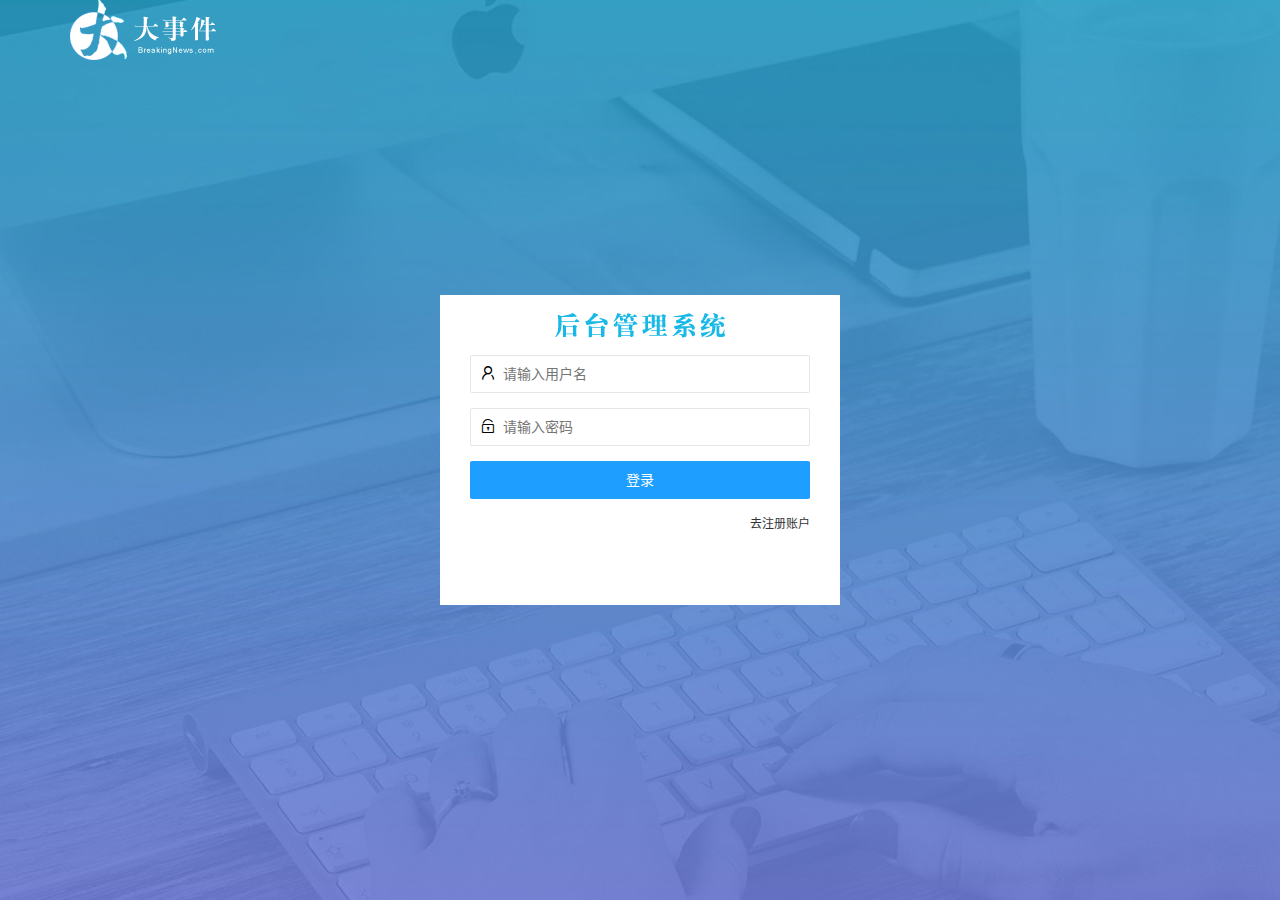
<file: login.html>
<!DOCTYPE html>
<html lang="zh-CN">
<head>
    <meta charset="UTF-8">
    <meta name="viewport" content="width=device-width, initial-scale=1.0">
    <title>Document</title>
    <!-- 引入layui -->
    <link rel="stylesheet" href="/assets/lib/layui/css/layui.css">
    <!-- 引入自己的css样式 -->
    <link rel="stylesheet" href="/assets/css/login.css">
</head>
<body>
    <!-- 顶部logo部分 -->
    <div class="layui-main">
        <img src="/assets/images/logo.png" alt="">
    </div>
    <!-- 注册和登录区域 -->
    <div class="loginAndRegBox">
        <!-- 注册和登录标题图片 -->
        <div class="title-box"></div>
        <!-- 登录div -->
        <div class="login-box">
            <!-- 登录表单 -->
            <form class="layui-form" id="form_login">
                <!--1 用户名 -->
                <div class="layui-form-item">
                    <i class="layui-icon layui-icon-username"></i>
                    <input type="text" name="username" required  lay-verify="required" placeholder="请输入用户名" autocomplete="off" class="layui-input">
                </div>
                <!--2 密码 -->
                <div class="layui-form-item">
                    <i class="layui-icon layui-icon-password"></i>
                    <input type="password" name="password" required  lay-verify="required|pwd" placeholder="请输入密码" autocomplete="off" class="layui-input">
                </div>
                <!--3 提交 -->
                <div class="layui-form-item ">
                    <button class="layui-btn layui-btn-fluid layui-btn-normal" lay-submit lay-filter="formDemo">登录</button>
                </div>
                <!--4 点击注册 -->
                <div class="layui-form-item links">
                    <a href="javascript:;" id="link-reg">去注册账户</a>
                </div>
            </form>
            
        </div>
        <!-- 注册div -->
        <div class="reg-box" style="display: none;">
            <!-- 注册表单 -->
            <form class="layui-form" action="" id="form_reg">
                <!--1 用户名 -->
                <div class="layui-form-item">
                    <i class="layui-icon layui-icon-username"></i>
                    <input type="text" name="username" required  lay-verify="required" placeholder="请输入用户名" autocomplete="off" class="layui-input">
                </div>
                <!--2 密码 -->
                <div class="layui-form-item">
                    <i class="layui-icon layui-icon-password"></i>
                    <input type="password" name="password" required  lay-verify="required|pwd" placeholder="请输入密码" autocomplete="off" class="layui-input">
                </div>
                <!--2.1 再次确认密码 -->
                <div class="layui-form-item">
                    <i class="layui-icon layui-icon-password"></i>
                    <input type="password" name="repassword" required  lay-verify="required|repwd" placeholder="再次确认密码" autocomplete="off" class="layui-input">
                </div>
                <!--3 提交 -->
                <div class="layui-form-item ">
                    <button class="layui-btn layui-btn-fluid layui-btn-normal" lay-submit lay-filter="formDemo">注册</button>
                </div>
                <!--4 点击登录 -->
                <div class="layui-form-item links">
                    <a href="javascript:;" id="link-login">去登录</a>
                </div>
            </form>

        </div>
    </div>
    <!-- 引入layui.all.js文件 -->
    <script src="/assets/lib/layui/layui.all.js"></script>
    <!-- 引入JQuer文件 -->
    <script src="/assets/lib/jquery.js"></script>
    <!-- 引入自己封装的baseAPI.js -->
    <script src="/assets/js/baseAPI.js"></script>
    <!-- 引入自己的js样式 -->
    <script src="/assets/js/login.js"></script>
</body>
</html>
</file>
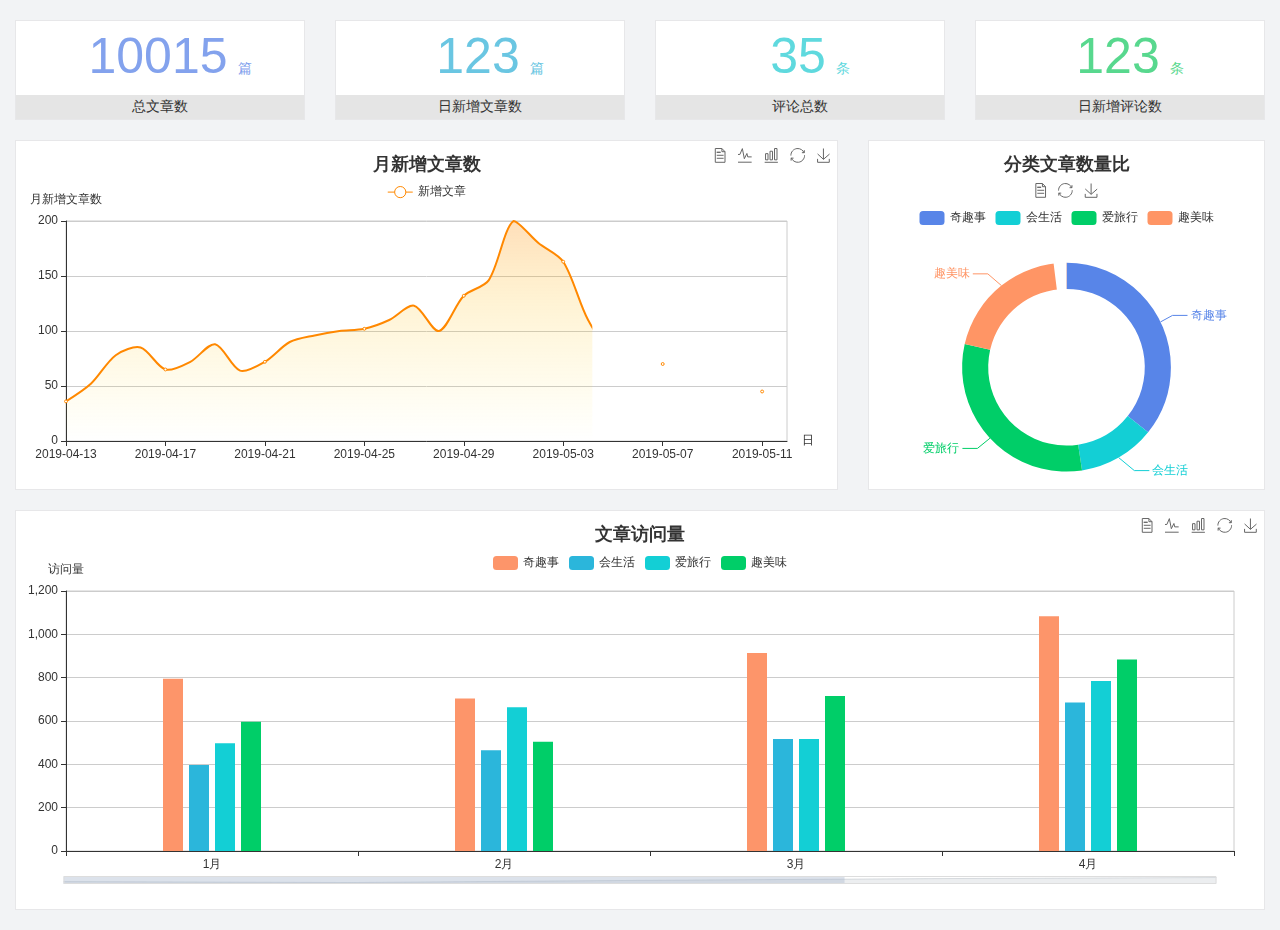
<file: home/dashboard.html>
<!DOCTYPE html>
<html lang="en">

<head>
  <meta charset="UTF-8">
  <meta name="viewport" content="width=device-width, initial-scale=1.0">
  <meta http-equiv="X-UA-Compatible" content="ie=edge">
  <title>图表统计</title>
  <link rel="stylesheet" href="../assets/lib/bootstrap.css" />
  <link rel="stylesheet" href="../assets/lib/main.css" />
  <script src="../assets/lib/jquery.js"></script>
  <script type="text/javascript" src="../assets/lib/echarts.min.js"></script>
</head>

<body>
  <div class="container-fluid">
    <div class="row spannel_list">
      <div class="col-sm-3 col-xs-6">
        <div class="spannel">
          <em>10015</em><span>篇</span>
          <b>总文章数</b>
        </div>
      </div>
      <div class="col-sm-3 col-xs-6">
        <div class="spannel scolor01">
          <em>123</em><span>篇</span>
          <b>日新增文章数</b>
        </div>
      </div>
      <div class="col-sm-3 col-xs-6">
        <div class="spannel scolor02">
          <em>35</em><span>条</span>
          <b>评论总数</b>
        </div>
      </div>
      <div class="col-sm-3 col-xs-6">
        <div class="spannel scolor03">
          <em>123</em><span>条</span>
          <b>日新增评论数</b>
        </div>
      </div>
    </div>
  </div>

  <div class="container-fluid">
    <div class="row curve-pie">
      <div class="col-lg-8 col-md-8">
        <div class="gragh_pannel" id="curve_show"></div>
      </div>
      <div class="col-lg-4 col-md-4">
        <div class="gragh_pannel" id="pie_show"></div>
      </div>
    </div>
  </div>

  <div class="container-fluid">
    <div class="column_pannel" id="column_show"></div>
  </div>

  <script>
    var oChart = echarts.init(document.getElementById('curve_show'));
    var aList_all = [
      { 'count': 36, 'date': '2019-04-13' },
      { 'count': 52, 'date': '2019-04-14' },
      { 'count': 78, 'date': '2019-04-15' },
      { 'count': 85, 'date': '2019-04-16' },
      { 'count': 65, 'date': '2019-04-17' },
      { 'count': 72, 'date': '2019-04-18' },
      { 'count': 88, 'date': '2019-04-19' },
      { 'count': 64, 'date': '2019-04-20' },
      { 'count': 72, 'date': '2019-04-21' },
      { 'count': 90, 'date': '2019-04-22' },
      { 'count': 96, 'date': '2019-04-23' },
      { 'count': 100, 'date': '2019-04-24' },
      { 'count': 102, 'date': '2019-04-25' },
      { 'count': 110, 'date': '2019-04-26' },
      { 'count': 123, 'date': '2019-04-27' },
      { 'count': 100, 'date': '2019-04-28' },
      { 'count': 132, 'date': '2019-04-29' },
      { 'count': 146, 'date': '2019-04-30' },
      { 'count': 200, 'date': '2019-05-01' },
      { 'count': 180, 'date': '2019-05-02' },
      { 'count': 163, 'date': '2019-05-03' },
      { 'count': 110, 'date': '2019-05-04' },
      { 'count': 80, 'date': '2019-05-05' },
      { 'count': 82, 'date': '2019-05-06' },
      { 'count': 70, 'date': '2019-05-07' },
      { 'count': 65, 'date': '2019-05-08' },
      { 'count': 54, 'date': '2019-05-09' },
      { 'count': 40, 'date': '2019-05-10' },
      { 'count': 45, 'date': '2019-05-11' },
      { 'count': 38, 'date': '2019-05-12' },
    ];

    let aCount = [];
    let aDate = [];

    for (var i = 0; i < aList_all.length; i++) {
      aCount.push(aList_all[i].count);
      aDate.push(aList_all[i].date);
    }

    var chartopt = {
      title: {
        text: '月新增文章数',
        left: 'center',
        top: '10'
      },
      tooltip: {
        trigger: 'axis'
      },
      legend: {
        data: ['新增文章'],
        top: '40'
      },
      toolbox: {
        show: true,
        feature: {
          mark: { show: true },
          dataView: { show: true, readOnly: false },
          magicType: { show: true, type: ['line', 'bar'] },
          restore: { show: true },
          saveAsImage: { show: true }
        }
      },
      calculable: true,
      xAxis: [
        {
          name: '日',
          type: 'category',
          boundaryGap: false,
          data: aDate
        }
      ],
      yAxis: [
        {
          name: '月新增文章数',
          type: 'value'
        }
      ],
      series: [
        {
          name: '新增文章',
          type: 'line',
          smooth: true,
          itemStyle: { normal: { areaStyle: { type: 'default' }, color: '#f80' }, lineStyle: { color: '#f80' } },
          data: aCount
        }],
      areaStyle: {
        normal: {
          color: new echarts.graphic.LinearGradient(0, 0, 0, 1, [{
            offset: 0,
            color: 'rgba(255,136,0,0.39)'
          }, {
            offset: .34,
            color: 'rgba(255,180,0,0.25)'
          }, {
            offset: 1,
            color: 'rgba(255,222,0,0.00)'
          }])

        }
      },
      grid: {
        show: true,
        x: 50,
        x2: 50,
        y: 80,
        height: 220
      }
    };

    oChart.setOption(chartopt);


    var oPie = echarts.init(document.getElementById('pie_show'));
    var oPieopt =
    {
      title: {
        top: 10,
        text: '分类文章数量比',
        x: 'center'
      },
      tooltip: {
        trigger: 'item',
        formatter: "{a} <br/>{b} : {c} ({d}%)"
      },
      color: ['#5885e8', '#13cfd5', '#00ce68', '#ff9565'],
      legend: {
        x: 'center',
        top: 65,
        data: ['奇趣事', '会生活', '爱旅行', '趣美味']
      },
      toolbox: {
        show: true,
        x: 'center',
        top: 35,
        feature: {
          mark: { show: true },
          dataView: { show: true, readOnly: false },
          magicType: {
            show: true,
            type: ['pie', 'funnel'],
            option: {
              funnel: {
                x: '25%',
                width: '50%',
                funnelAlign: 'left',
                max: 1548
              }
            }
          },
          restore: { show: true },
          saveAsImage: { show: true }
        }
      },
      calculable: true,
      series: [
        {
          name: '访问来源',
          type: 'pie',
          radius: ['45%', '60%'],
          center: ['50%', '65%'],
          data: [
            { value: 300, name: '奇趣事' },
            { value: 100, name: '会生活' },
            { value: 260, name: '爱旅行' },
            { value: 180, name: '趣美味' }
          ]
        }
      ]
    };
    oPie.setOption(oPieopt);



    var oColumn = this.echarts.init(document.getElementById('column_show'));
    var oColumnopt =
    {
      title: {
        text: '文章访问量',
        left: 'center',
        top: '10'
      },
      tooltip: {
        trigger: 'axis'
      },
      legend: {
        data: ['奇趣事', '会生活', '爱旅行', '趣美味'],
        top: '40'
      },
      toolbox: {
        show: true,
        feature: {
          mark: { show: true },
          dataView: { show: true, readOnly: false },
          magicType: { show: true, type: ['line', 'bar'] },
          restore: { show: true },
          saveAsImage: { show: true }
        }
      },
      calculable: true,
      xAxis: [
        {
          type: 'category',
          data: ['1月', '2月', '3月', '4月', '5月']
        }
      ],
      yAxis: [
        {
          name: '访问量',
          type: 'value'
        }
      ],
      series: [
        {
          name: '奇趣事',
          type: 'bar',
          barWidth: 20,
          itemStyle: {
            normal: { areaStyle: { type: 'default' }, color: '#fd956a' }
          },
          data: [800, 708, 920, 1090, 1200]
        },
        {
          name: '会生活',
          type: 'bar',
          barWidth: 20,
          itemStyle: {
            normal: { areaStyle: { type: 'default' }, color: '#2bb6db' }
          },
          data: [400, 468, 520, 690, 800]
        },
        {
          name: '爱旅行',
          type: 'bar',
          barWidth: 20,
          itemStyle: {
            normal: { areaStyle: { type: 'default' }, color: '#13cfd5' }
          },
          data: [500, 668, 520, 790, 900]
        },
        {
          name: '趣美味',
          type: 'bar',
          barWidth: 20,
          itemStyle: {
            normal: { areaStyle: { type: 'default' }, color: '#00ce68' }
          },
          data: [600, 508, 720, 890, 1000]
        }
      ],
      grid: {
        show: true,
        x: 50,
        x2: 30,
        y: 80,
        height: 260
      },
      dataZoom: [//给x轴设置滚动条
        {
          start: 0,//默认为0
          end: 100 - 1000 / 31,//默认为100
          type: 'slider',
          show: true,
          xAxisIndex: [0],
          handleSize: 0,//滑动条的 左右2个滑动条的大小
          height: 8,//组件高度
          left: 45, //左边的距离
          right: 50,//右边的距离
          bottom: 26,//右边的距离
          handleColor: '#ddd',//h滑动图标的颜色
          handleStyle: {
            borderColor: "#cacaca",
            borderWidth: "1",
            shadowBlur: 2,
            background: "#ddd",
            shadowColor: "#ddd",
          }
        }]
    };
    oColumn.setOption(oColumnopt);
  </script>
</body>

</html>
</file>
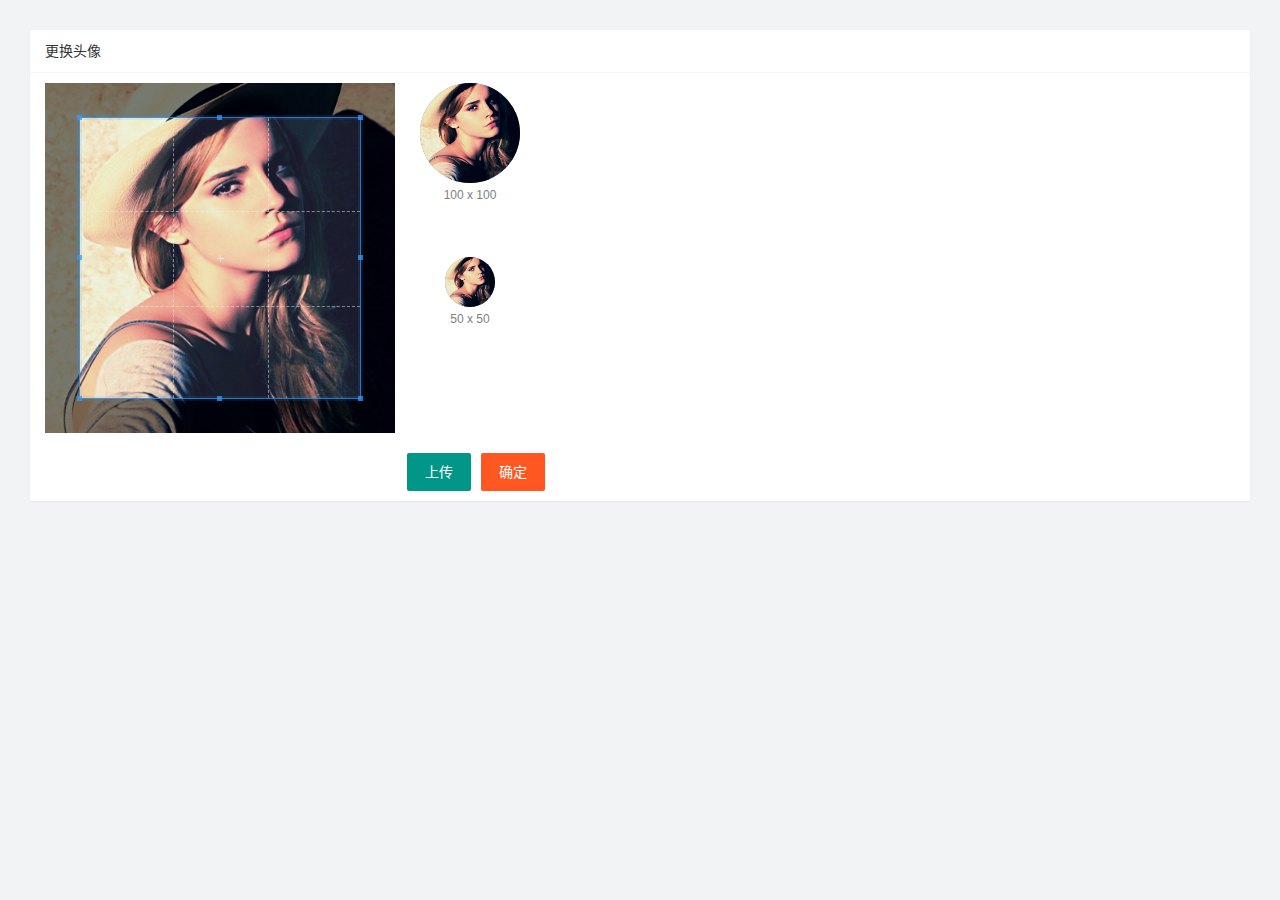
<file: user/user_avatar.html>
<!DOCTYPE html>
<html lang="zh-CN">
<head>
    <meta charset="UTF-8">
    <meta name="viewport" content="width=device-width, initial-scale=1.0">
    <title>Document</title>
    <!-- 引入layui -->
    <link rel="stylesheet" href="/assets/lib/layui/css/layui.css">
    <!-- 引入插件cropper.css -->
    <link rel="stylesheet" href="/assets/lib/cropper/cropper.css" />
    <!-- 自己页面的css -->
    <link rel="stylesheet" href="/assets/css/user/user_avatar.css">

</head>
<body>
    <div class="layui-card">
        <div class="layui-card-header">更换头像</div>
        <div class="layui-card-body">
          <!-- 第一行的图片裁剪和预览区域 -->
  <div class="row1">
    <!-- 图片裁剪区域 -->
    <div class="cropper-box">
      <!-- 这个 img 标签很重要，将来会把它初始化为裁剪区域 -->
      <img id="image" src="/assets/images/sample.jpg" />
    </div>
    <!-- 图片的预览区域 -->
    <div class="preview-box">
      <div>
        <!-- 宽高为 100px 的预览区域 -->
        <div class="img-preview w100"></div>
        <p class="size">100 x 100</p>
      </div>
      <div>
        <!-- 宽高为 50px 的预览区域 -->
        <div class="img-preview w50"></div>
        <p class="size">50 x 50</p>
      </div>
    </div>
  </div>

  <!-- 第二行的按钮区域 -->
  <div class="row2">
      <input type="file" id="file" accept="image/png,image/jpeg">
    <button type="button" class="layui-btn" id="btnChooseImage" >上传</button>
    <button type="button" class="layui-btn layui-btn-danger" id="btnUpload">确定</button>
  </div>
        </div>
      </div>

      <script src="/assets/lib/layui/layui.all.js"></script>
      <script src="/assets/lib/jquery.js"></script>
      <script src="/assets/lib/cropper/Cropper.js"></script>
      <script src="/assets/lib/cropper/jquery-cropper.js"></script>
      <script src="/assets/js/baseAPI.js"></script>
     <!-- 引入自己的index.js文件 -->
     <script src="/assets/js/user/user_avatar.js"></script>
 
</body>
</html>
</file>
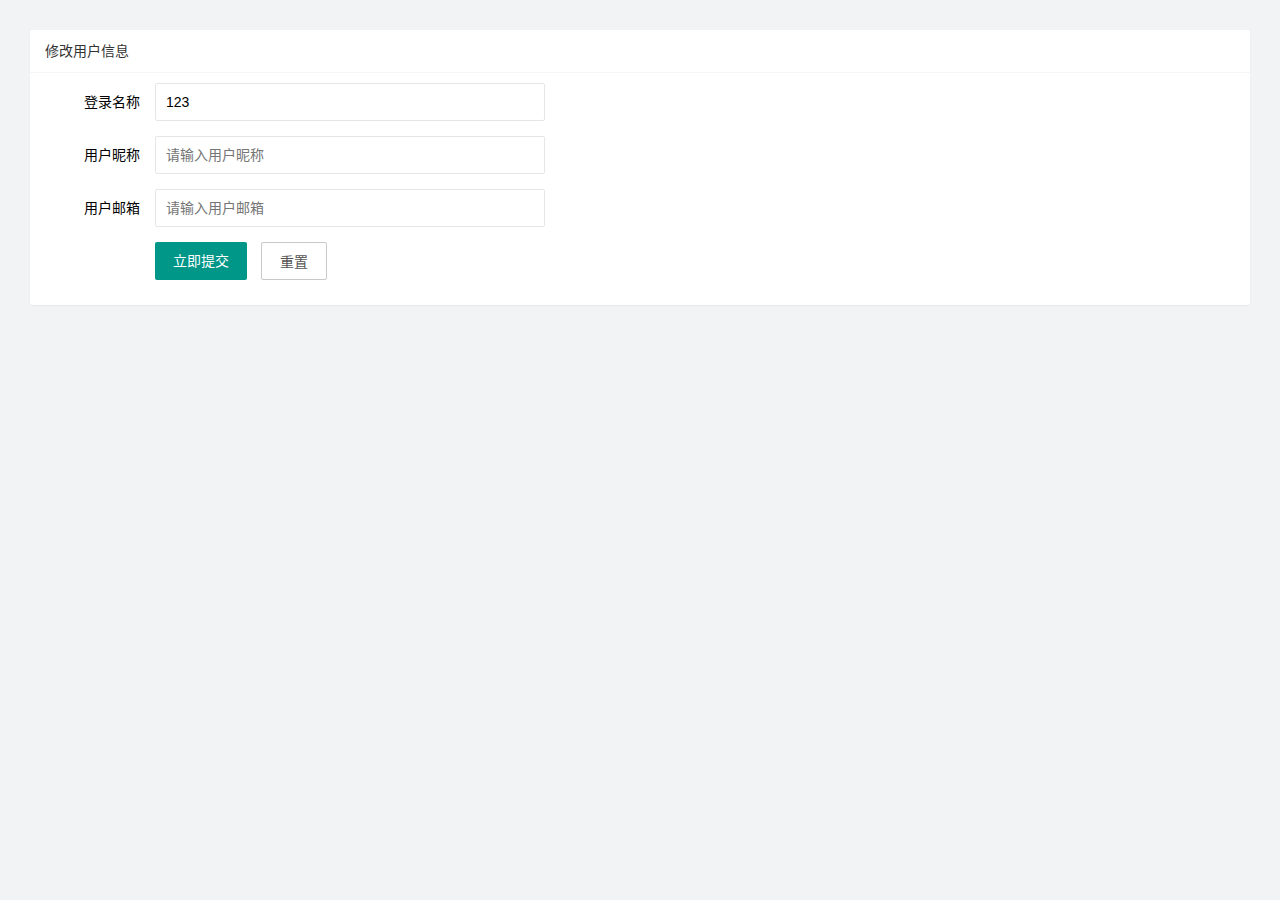
<file: user/user_info.html>
<!DOCTYPE html>
<html lang="zh-CN">

<head>
    <meta charset="UTF-8">
    <meta name="viewport" content="width=device-width, initial-scale=1.0">
    <title>Document</title>
    <!-- 引入layui -->
    <link rel="stylesheet" href="/assets/lib/layui/css/layui.css">
    <link rel="stylesheet" href="/assets/css/user/user_info.css">
</head>

<body>
    <div class="layui-card">
        <div class="layui-card-header">修改用户信息</div>
        <div class="layui-card-body">
            <form class="layui-form" lay-filter="formUserInfo">
                <!-- 隐藏域保存id -->
                <input type="hidden" name="id">
                <!-- 登录名称 -->
                <div class="layui-form-item">
                    <label class="layui-form-label">登录名称</label>
                    <div class="layui-input-block">
                        <input value="123" type="text" name="username" required lay-verify="required" placeholder="请输入用户名"
                            autocomplete="off" class="layui-input" readonly>
                    </div>
                </div>
                 <!-- 用户昵称 -->
                 <div class="layui-form-item">
                    <label class="layui-form-label">用户昵称</label>
                    <div class="layui-input-block">
                        <input type="text" name="nickname"  required lay-verify="required|nickname" placeholder="请输入用户昵称"
                            autocomplete="off" class="layui-input">
                    </div>
                </div>
                 <!-- 用户邮箱 -->
                 <div class="layui-form-item">
                    <label class="layui-form-label">用户邮箱</label>
                    <div class="layui-input-block">
                        <input type="text" name="email" required lay-verify="required|email" placeholder="请输入用户邮箱"
                            autocomplete="off" class="layui-input">
                    </div>
                </div>
                <div class="layui-form-item">
                    <div class="layui-input-block">
                        <button class="layui-btn" lay-submit lay-filter="formDemo">立即提交</button>
                        <button type="reset" class="layui-btn layui-btn-primary" id="btnReset">重置</button>
                    </div>
                </div>
            </form>
        </div>
    </div>

    <!-- 引入layui.all.js文件 -->
    <script src="/assets/lib/layui/layui.all.js"></script>
    <!-- //引入JQuery -->
    <script src="/assets/lib/jquery.js"></script>
    <!-- //引入自己分装的js -->
    <script src="/assets/js/baseAPI.js"></script>
    <!-- 引入自己的index.js文件 -->
    <script src="/assets/js/user/user_info.js"></script>
</body>

</html>
</file>
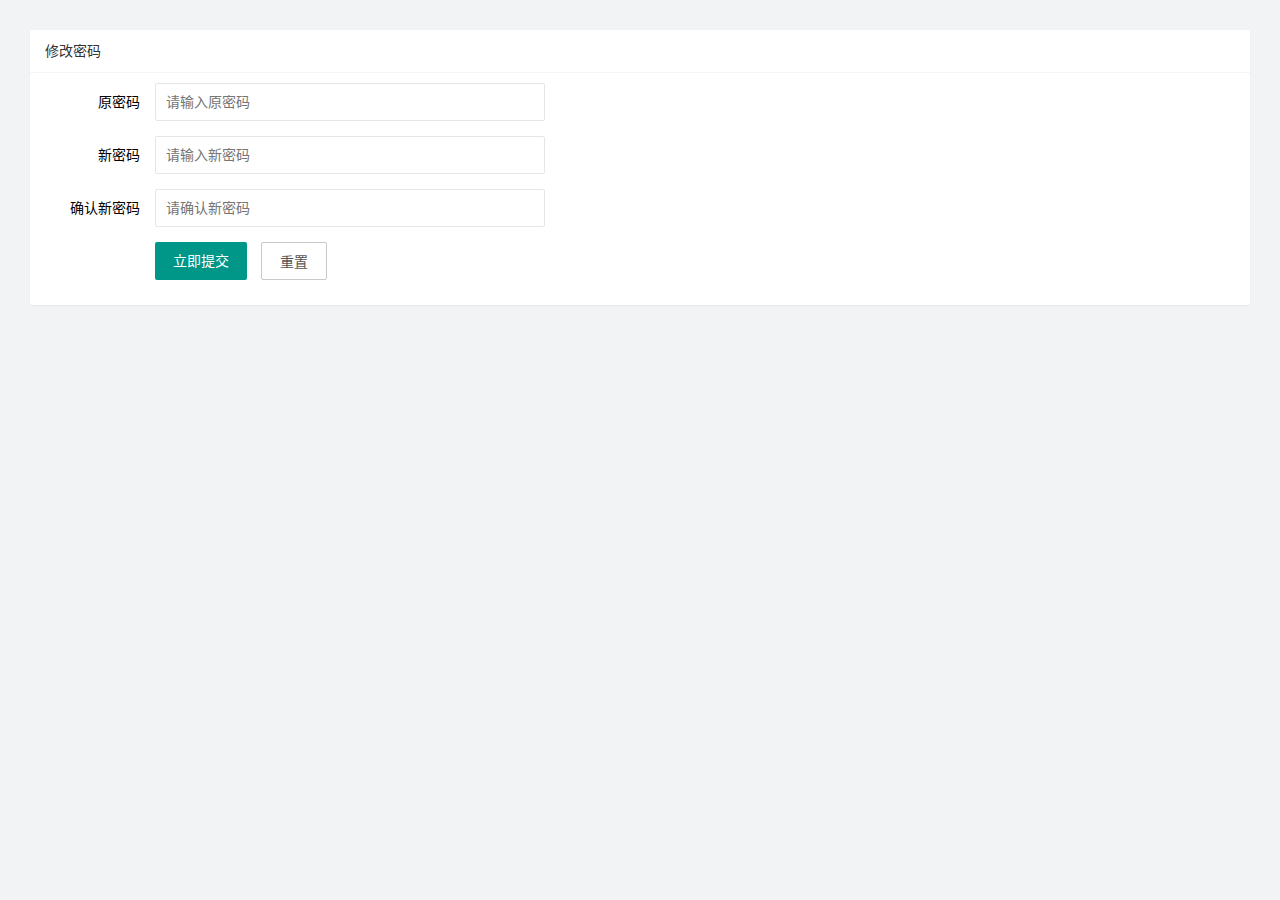
<file: user/user_pwd.html>
<!DOCTYPE html>
<html lang="zh-CN">

<head>
    <meta charset="UTF-8">
    <meta name="viewport" content="width=device-width, initial-scale=1.0">
    <title>Document</title>
    <!-- 引入layui -->
    <link rel="stylesheet" href="/assets/lib/layui/css/layui.css">
    <link rel="stylesheet" href="/assets/css/user/user_pwd.css">

</head>

<body>
    <div class="layui-card">
        <div class="layui-card-header">修改密码</div>
        <div class="layui-card-body">
            <form class="layui-form" action="">
                <!-- 原密码 -->
                <div class="layui-form-item">
                    <label class="layui-form-label">原密码</label>
                    <div class="layui-input-block">
                        <input type="text" name="oldPwd" required lay-verify="required|pwd" placeholder="请输入原密码"
                            autocomplete="off" class="layui-input">
                    </div>
                </div>
                <!-- 新密码 -->
                <div class="layui-form-item">
                    <label class="layui-form-label">新密码</label>
                    <div class="layui-input-block">
                        <input type="text" name="newPwd" required lay-verify="required|pwd|samePwd" placeholder="请输入新密码"
                            autocomplete="off" class="layui-input">
                    </div>
                </div>
                <!-- 确认新密码 -->
                <div class="layui-form-item">
                    <label class="layui-form-label">确认新密码</label>
                    <div class="layui-input-block">
                        <input type="text" name="repwd" required lay-verify="required|pwd|rePwd" placeholder="请确认新密码"
                            autocomplete="off" class="layui-input">
                    </div>
                </div>
                <div class="layui-form-item">
                    <div class="layui-input-block">
                        <button class="layui-btn" lay-submit lay-filter="formDemo">立即提交</button>
                        <button type="reset" class="layui-btn layui-btn-primary">重置</button>
                    </div>
                </div>
            </form>

        </div>
    </div>


    <!-- 引入layui.all.js文件 -->
    <script src="/assets/lib/layui/layui.all.js"></script>
    <!-- //引入JQuery -->
    <script src="/assets/lib/jquery.js"></script>
    <!-- //引入自己分装的js -->
    <script src="/assets/js/baseAPI.js"></script>
    <!-- 引入自己的index.js文件 -->
    <script src="/assets/js/user/user_pwd.js"></script>

</body>

</html>
</file>
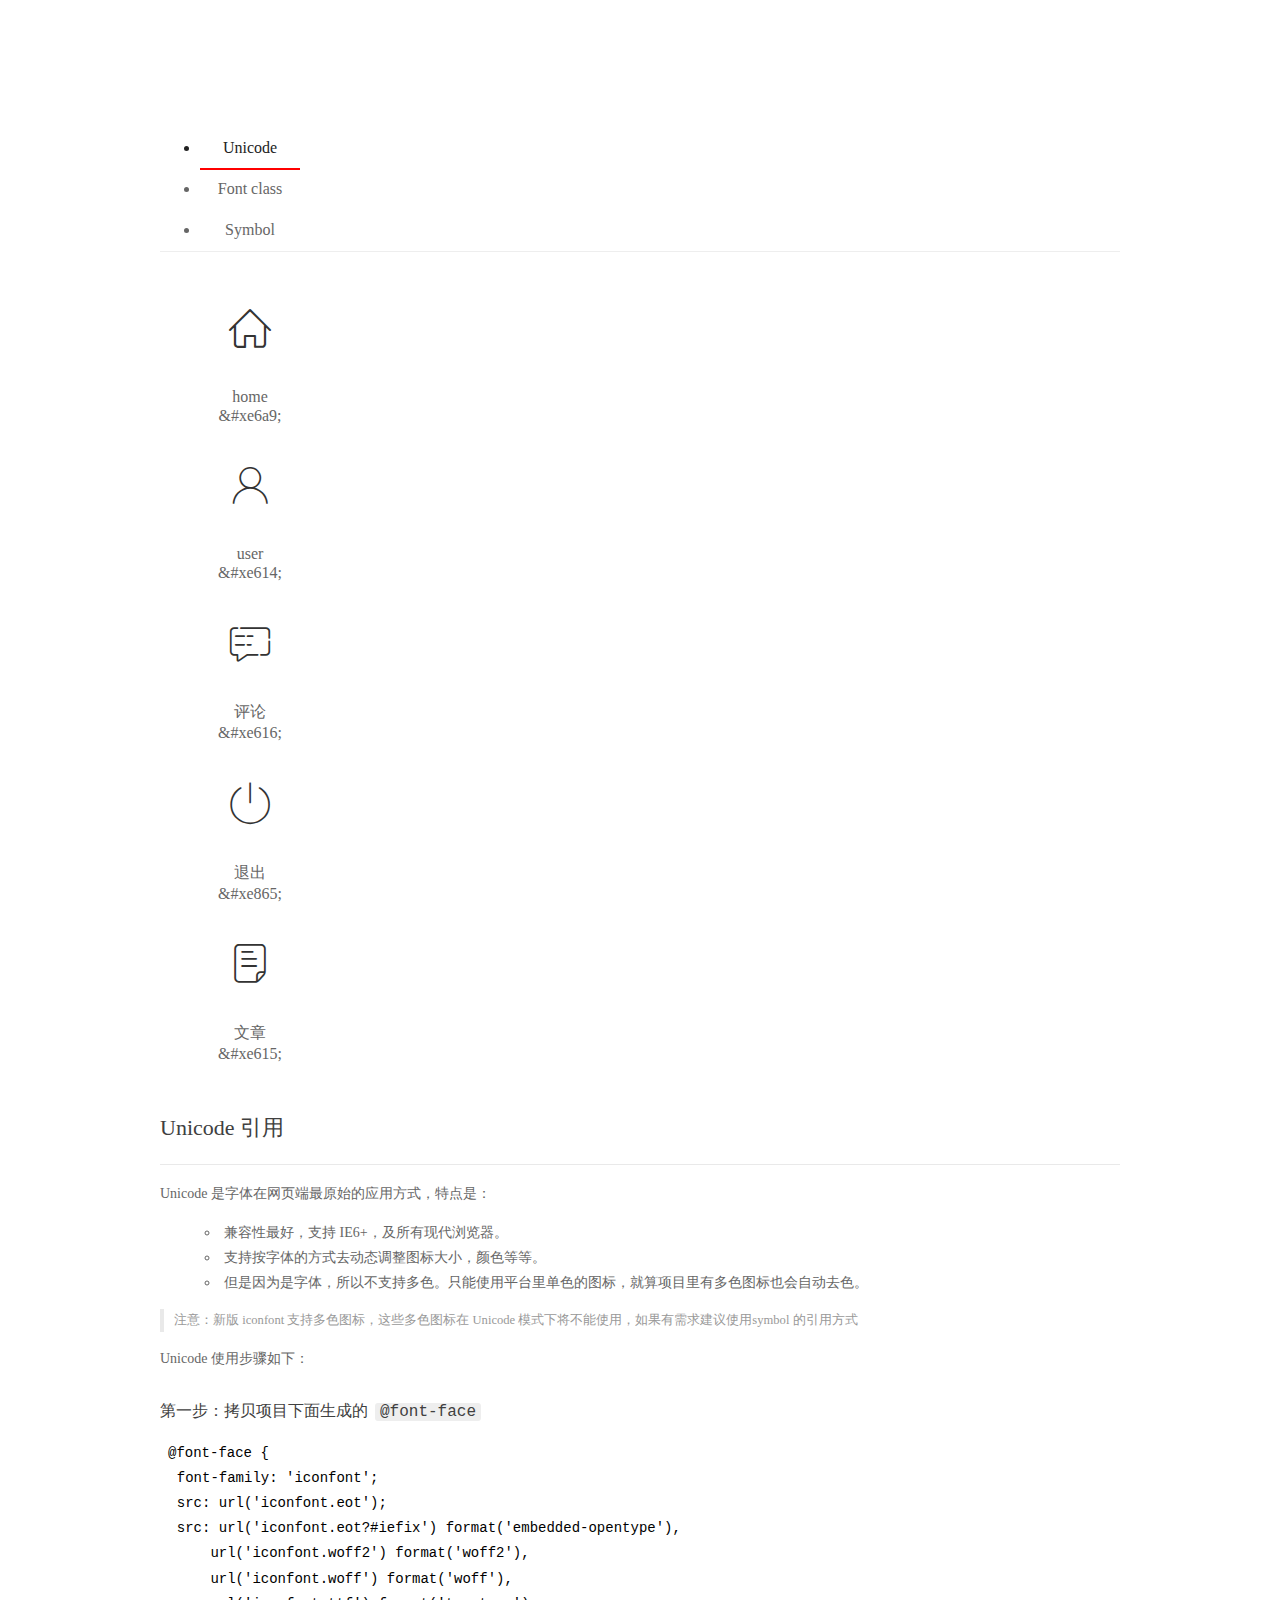
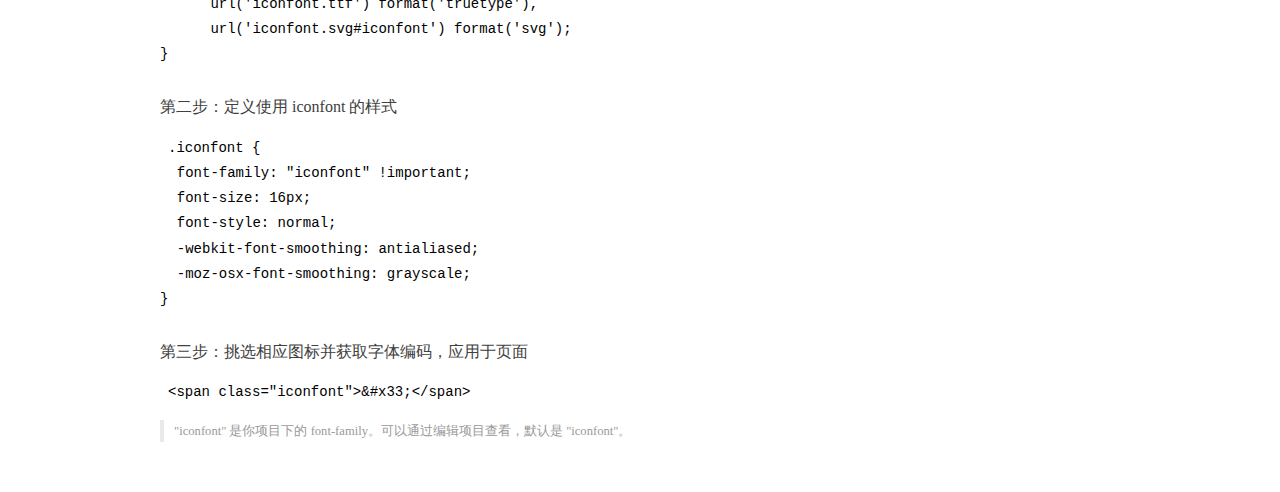
<file: assets/fonts/demo_index.html>
<!DOCTYPE html>
<html>
<head>
  <meta charset="utf-8"/>
  <title>IconFont Demo</title>
  <link rel="shortcut icon" href="https://gtms04.alicdn.com/tps/i4/TB1_oz6GVXXXXaFXpXXJDFnIXXX-64-64.ico" type="image/x-icon"/>
  <link rel="stylesheet" href="https://g.alicdn.com/thx/cube/1.3.2/cube.min.css">
  <link rel="stylesheet" href="demo.css">
  <link rel="stylesheet" href="iconfont.css">
  <script src="iconfont.js"></script>
  <!-- jQuery -->
  <script src="https://a1.alicdn.com/oss/uploads/2018/12/26/7bfddb60-08e8-11e9-9b04-53e73bb6408b.js"></script>
  <!-- 代码高亮 -->
  <script src="https://a1.alicdn.com/oss/uploads/2018/12/26/a3f714d0-08e6-11e9-8a15-ebf944d7534c.js"></script>
</head>
<body>
  <div class="main">
    <h1 class="logo"><a href="https://www.iconfont.cn/" title="iconfont 首页" target="_blank">&#xe86b;</a></h1>
    <div class="nav-tabs">
      <ul id="tabs" class="dib-box">
        <li class="dib active"><span>Unicode</span></li>
        <li class="dib"><span>Font class</span></li>
        <li class="dib"><span>Symbol</span></li>
      </ul>
      
    </div>
    <div class="tab-container">
      <div class="content unicode" style="display: block;">
          <ul class="icon_lists dib-box">
          
            <li class="dib">
              <span class="icon iconfont">&#xe6a9;</span>
                <div class="name">home</div>
                <div class="code-name">&amp;#xe6a9;</div>
              </li>
          
            <li class="dib">
              <span class="icon iconfont">&#xe614;</span>
                <div class="name">user</div>
                <div class="code-name">&amp;#xe614;</div>
              </li>
          
            <li class="dib">
              <span class="icon iconfont">&#xe616;</span>
                <div class="name">评论</div>
                <div class="code-name">&amp;#xe616;</div>
              </li>
          
            <li class="dib">
              <span class="icon iconfont">&#xe865;</span>
                <div class="name">退出</div>
                <div class="code-name">&amp;#xe865;</div>
              </li>
          
            <li class="dib">
              <span class="icon iconfont">&#xe615;</span>
                <div class="name">文章</div>
                <div class="code-name">&amp;#xe615;</div>
              </li>
          
          </ul>
          <div class="article markdown">
          <h2 id="unicode-">Unicode 引用</h2>
          <hr>

          <p>Unicode 是字体在网页端最原始的应用方式，特点是：</p>
          <ul>
            <li>兼容性最好，支持 IE6+，及所有现代浏览器。</li>
            <li>支持按字体的方式去动态调整图标大小，颜色等等。</li>
            <li>但是因为是字体，所以不支持多色。只能使用平台里单色的图标，就算项目里有多色图标也会自动去色。</li>
          </ul>
          <blockquote>
            <p>注意：新版 iconfont 支持多色图标，这些多色图标在 Unicode 模式下将不能使用，如果有需求建议使用symbol 的引用方式</p>
          </blockquote>
          <p>Unicode 使用步骤如下：</p>
          <h3 id="-font-face">第一步：拷贝项目下面生成的 <code>@font-face</code></h3>
<pre><code class="language-css"
>@font-face {
  font-family: 'iconfont';
  src: url('iconfont.eot');
  src: url('iconfont.eot?#iefix') format('embedded-opentype'),
      url('iconfont.woff2') format('woff2'),
      url('iconfont.woff') format('woff'),
      url('iconfont.ttf') format('truetype'),
      url('iconfont.svg#iconfont') format('svg');
}
</code></pre>
          <h3 id="-iconfont-">第二步：定义使用 iconfont 的样式</h3>
<pre><code class="language-css"
>.iconfont {
  font-family: "iconfont" !important;
  font-size: 16px;
  font-style: normal;
  -webkit-font-smoothing: antialiased;
  -moz-osx-font-smoothing: grayscale;
}
</code></pre>
          <h3 id="-">第三步：挑选相应图标并获取字体编码，应用于页面</h3>
<pre>
<code class="language-html"
>&lt;span class="iconfont"&gt;&amp;#x33;&lt;/span&gt;
</code></pre>
          <blockquote>
            <p>"iconfont" 是你项目下的 font-family。可以通过编辑项目查看，默认是 "iconfont"。</p>
          </blockquote>
          </div>
      </div>
      <div class="content font-class">
        <ul class="icon_lists dib-box">
          
          <li class="dib">
            <span class="icon iconfont icon-home"></span>
            <div class="name">
              home
            </div>
            <div class="code-name">.icon-home
            </div>
          </li>
          
          <li class="dib">
            <span class="icon iconfont icon-user"></span>
            <div class="name">
              user
            </div>
            <div class="code-name">.icon-user
            </div>
          </li>
          
          <li class="dib">
            <span class="icon iconfont icon-pinglun"></span>
            <div class="name">
              评论
            </div>
            <div class="code-name">.icon-pinglun
            </div>
          </li>
          
          <li class="dib">
            <span class="icon iconfont icon-tuichu"></span>
            <div class="name">
              退出
            </div>
            <div class="code-name">.icon-tuichu
            </div>
          </li>
          
          <li class="dib">
            <span class="icon iconfont icon-16"></span>
            <div class="name">
              文章
            </div>
            <div class="code-name">.icon-16
            </div>
          </li>
          
        </ul>
        <div class="article markdown">
        <h2 id="font-class-">font-class 引用</h2>
        <hr>

        <p>font-class 是 Unicode 使用方式的一种变种，主要是解决 Unicode 书写不直观，语意不明确的问题。</p>
        <p>与 Unicode 使用方式相比，具有如下特点：</p>
        <ul>
          <li>兼容性良好，支持 IE8+，及所有现代浏览器。</li>
          <li>相比于 Unicode 语意明确，书写更直观。可以很容易分辨这个 icon 是什么。</li>
          <li>因为使用 class 来定义图标，所以当要替换图标时，只需要修改 class 里面的 Unicode 引用。</li>
          <li>不过因为本质上还是使用的字体，所以多色图标还是不支持的。</li>
        </ul>
        <p>使用步骤如下：</p>
        <h3 id="-fontclass-">第一步：引入项目下面生成的 fontclass 代码：</h3>
<pre><code class="language-html">&lt;link rel="stylesheet" href="./iconfont.css"&gt;
</code></pre>
        <h3 id="-">第二步：挑选相应图标并获取类名，应用于页面：</h3>
<pre><code class="language-html">&lt;span class="iconfont icon-xxx"&gt;&lt;/span&gt;
</code></pre>
        <blockquote>
          <p>"
            iconfont" 是你项目下的 font-family。可以通过编辑项目查看，默认是 "iconfont"。</p>
        </blockquote>
      </div>
      </div>
      <div class="content symbol">
          <ul class="icon_lists dib-box">
          
            <li class="dib">
                <svg class="icon svg-icon" aria-hidden="true">
                  <use xlink:href="#icon-home"></use>
                </svg>
                <div class="name">home</div>
                <div class="code-name">#icon-home</div>
            </li>
          
            <li class="dib">
                <svg class="icon svg-icon" aria-hidden="true">
                  <use xlink:href="#icon-user"></use>
                </svg>
                <div class="name">user</div>
                <div class="code-name">#icon-user</div>
            </li>
          
            <li class="dib">
                <svg class="icon svg-icon" aria-hidden="true">
                  <use xlink:href="#icon-pinglun"></use>
                </svg>
                <div class="name">评论</div>
                <div class="code-name">#icon-pinglun</div>
            </li>
          
            <li class="dib">
                <svg class="icon svg-icon" aria-hidden="true">
                  <use xlink:href="#icon-tuichu"></use>
                </svg>
                <div class="name">退出</div>
                <div class="code-name">#icon-tuichu</div>
            </li>
          
            <li class="dib">
                <svg class="icon svg-icon" aria-hidden="true">
                  <use xlink:href="#icon-16"></use>
                </svg>
                <div class="name">文章</div>
                <div class="code-name">#icon-16</div>
            </li>
          
          </ul>
          <div class="article markdown">
          <h2 id="symbol-">Symbol 引用</h2>
          <hr>

          <p>这是一种全新的使用方式，应该说这才是未来的主流，也是平台目前推荐的用法。相关介绍可以参考这篇<a href="">文章</a>
            这种用法其实是做了一个 SVG 的集合，与另外两种相比具有如下特点：</p>
          <ul>
            <li>支持多色图标了，不再受单色限制。</li>
            <li>通过一些技巧，支持像字体那样，通过 <code>font-size</code>, <code>color</code> 来调整样式。</li>
            <li>兼容性较差，支持 IE9+，及现代浏览器。</li>
            <li>浏览器渲染 SVG 的性能一般，还不如 png。</li>
          </ul>
          <p>使用步骤如下：</p>
          <h3 id="-symbol-">第一步：引入项目下面生成的 symbol 代码：</h3>
<pre><code class="language-html">&lt;script src="./iconfont.js"&gt;&lt;/script&gt;
</code></pre>
          <h3 id="-css-">第二步：加入通用 CSS 代码（引入一次就行）：</h3>
<pre><code class="language-html">&lt;style&gt;
.icon {
  width: 1em;
  height: 1em;
  vertical-align: -0.15em;
  fill: currentColor;
  overflow: hidden;
}
&lt;/style&gt;
</code></pre>
          <h3 id="-">第三步：挑选相应图标并获取类名，应用于页面：</h3>
<pre><code class="language-html">&lt;svg class="icon" aria-hidden="true"&gt;
  &lt;use xlink:href="#icon-xxx"&gt;&lt;/use&gt;
&lt;/svg&gt;
</code></pre>
          </div>
      </div>

    </div>
  </div>
  <script>
  $(document).ready(function () {
      $('.tab-container .content:first').show()

      $('#tabs li').click(function (e) {
        var tabContent = $('.tab-container .content')
        var index = $(this).index()

        if ($(this).hasClass('active')) {
          return
        } else {
          $('#tabs li').removeClass('active')
          $(this).addClass('active')

          tabContent.hide().eq(index).fadeIn()
        }
      })
    })
  </script>
</body>
</html>
</file>
<file: assets/lib/layui/css/layui.css>
/** layui-v2.5.5 MIT License By https://www.layui.com */
 .layui-inline,img{display:inline-block;vertical-align:middle}h1,h2,h3,h4,h5,h6{font-weight:400}.layui-edge,.layui-header,.layui-inline,.layui-main{position:relative}.layui-body,.layui-edge,.layui-elip{overflow:hidden}.layui-btn,.layui-edge,.layui-inline,img{vertical-align:middle}.layui-btn,.layui-disabled,.layui-icon,.layui-unselect{-moz-user-select:none;-webkit-user-select:none;-ms-user-select:none}.layui-elip,.layui-form-checkbox span,.layui-form-pane .layui-form-label{text-overflow:ellipsis;white-space:nowrap}.layui-breadcrumb,.layui-tree-btnGroup{visibility:hidden}blockquote,body,button,dd,div,dl,dt,form,h1,h2,h3,h4,h5,h6,input,li,ol,p,pre,td,textarea,th,ul{margin:0;padding:0;-webkit-tap-highlight-color:rgba(0,0,0,0)}a:active,a:hover{outline:0}img{border:none}li{list-style:none}table{border-collapse:collapse;border-spacing:0}h4,h5,h6{font-size:100%}button,input,optgroup,option,select,textarea{font-family:inherit;font-size:inherit;font-style:inherit;font-weight:inherit;outline:0}pre{white-space:pre-wrap;white-space:-moz-pre-wrap;white-space:-pre-wrap;white-space:-o-pre-wrap;word-wrap:break-word}body{line-height:24px;font:14px Helvetica Neue,Helvetica,PingFang SC,Tahoma,Arial,sans-serif}hr{height:1px;margin:10px 0;border:0;clear:both}a{color:#333;text-decoration:none}a:hover{color:#777}a cite{font-style:normal;*cursor:pointer}.layui-border-box,.layui-border-box *{box-sizing:border-box}.layui-box,.layui-box *{box-sizing:content-box}.layui-clear{clear:both;*zoom:1}.layui-clear:after{content:'\20';clear:both;*zoom:1;display:block;height:0}.layui-inline{*display:inline;*zoom:1}.layui-edge{display:inline-block;width:0;height:0;border-width:6px;border-style:dashed;border-color:transparent}.layui-edge-top{top:-4px;border-bottom-color:#999;border-bottom-style:solid}.layui-edge-right{border-left-color:#999;border-left-style:solid}.layui-edge-bottom{top:2px;border-top-color:#999;border-top-style:solid}.layui-edge-left{border-right-color:#999;border-right-style:solid}.layui-disabled,.layui-disabled:hover{color:#d2d2d2!important;cursor:not-allowed!important}.layui-circle{border-radius:100%}.layui-show{display:block!important}.layui-hide{display:none!important}@font-face{font-family:layui-icon;src:url(../font/iconfont.eot?v=250);src:url(../font/iconfont.eot?v=250#iefix) format('embedded-opentype'),url(../font/iconfont.woff2?v=250) format('woff2'),url(../font/iconfont.woff?v=250) format('woff'),url(../font/iconfont.ttf?v=250) format('truetype'),url(../font/iconfont.svg?v=250#layui-icon) format('svg')}.layui-icon{font-family:layui-icon!important;font-size:16px;font-style:normal;-webkit-font-smoothing:antialiased;-moz-osx-font-smoothing:grayscale}.layui-icon-reply-fill:before{content:"\e611"}.layui-icon-set-fill:before{content:"\e614"}.layui-icon-menu-fill:before{content:"\e60f"}.layui-icon-search:before{content:"\e615"}.layui-icon-share:before{content:"\e641"}.layui-icon-set-sm:before{content:"\e620"}.layui-icon-engine:before{content:"\e628"}.layui-icon-close:before{content:"\1006"}.layui-icon-close-fill:before{content:"\1007"}.layui-icon-chart-screen:before{content:"\e629"}.layui-icon-star:before{content:"\e600"}.layui-icon-circle-dot:before{content:"\e617"}.layui-icon-chat:before{content:"\e606"}.layui-icon-release:before{content:"\e609"}.layui-icon-list:before{content:"\e60a"}.layui-icon-chart:before{content:"\e62c"}.layui-icon-ok-circle:before{content:"\1005"}.layui-icon-layim-theme:before{content:"\e61b"}.layui-icon-table:before{content:"\e62d"}.layui-icon-right:before{content:"\e602"}.layui-icon-left:before{content:"\e603"}.layui-icon-cart-simple:before{content:"\e698"}.layui-icon-face-cry:before{content:"\e69c"}.layui-icon-face-smile:before{content:"\e6af"}.layui-icon-survey:before{content:"\e6b2"}.layui-icon-tree:before{content:"\e62e"}.layui-icon-upload-circle:before{content:"\e62f"}.layui-icon-add-circle:before{content:"\e61f"}.layui-icon-download-circle:before{content:"\e601"}.layui-icon-templeate-1:before{content:"\e630"}.layui-icon-util:before{content:"\e631"}.layui-icon-face-surprised:before{content:"\e664"}.layui-icon-edit:before{content:"\e642"}.layui-icon-speaker:before{content:"\e645"}.layui-icon-down:before{content:"\e61a"}.layui-icon-file:before{content:"\e621"}.layui-icon-layouts:before{content:"\e632"}.layui-icon-rate-half:before{content:"\e6c9"}.layui-icon-add-circle-fine:before{content:"\e608"}.layui-icon-prev-circle:before{content:"\e633"}.layui-icon-read:before{content:"\e705"}.layui-icon-404:before{content:"\e61c"}.layui-icon-carousel:before{content:"\e634"}.layui-icon-help:before{content:"\e607"}.layui-icon-code-circle:before{content:"\e635"}.layui-icon-water:before{content:"\e636"}.layui-icon-username:before{content:"\e66f"}.layui-icon-find-fill:before{content:"\e670"}.layui-icon-about:before{content:"\e60b"}.layui-icon-location:before{content:"\e715"}.layui-icon-up:before{content:"\e619"}.layui-icon-pause:before{content:"\e651"}.layui-icon-date:before{content:"\e637"}.layui-icon-layim-uploadfile:before{content:"\e61d"}.layui-icon-delete:before{content:"\e640"}.layui-icon-play:before{content:"\e652"}.layui-icon-top:before{content:"\e604"}.layui-icon-friends:before{content:"\e612"}.layui-icon-refresh-3:before{content:"\e9aa"}.layui-icon-ok:before{content:"\e605"}.layui-icon-layer:before{content:"\e638"}.layui-icon-face-smile-fine:before{content:"\e60c"}.layui-icon-dollar:before{content:"\e659"}.layui-icon-group:before{content:"\e613"}.layui-icon-layim-download:before{content:"\e61e"}.layui-icon-picture-fine:before{content:"\e60d"}.layui-icon-link:before{content:"\e64c"}.layui-icon-diamond:before{content:"\e735"}.layui-icon-log:before{content:"\e60e"}.layui-icon-rate-solid:before{content:"\e67a"}.layui-icon-fonts-del:before{content:"\e64f"}.layui-icon-unlink:before{content:"\e64d"}.layui-icon-fonts-clear:before{content:"\e639"}.layui-icon-triangle-r:before{content:"\e623"}.layui-icon-circle:before{content:"\e63f"}.layui-icon-radio:before{content:"\e643"}.layui-icon-align-center:before{content:"\e647"}.layui-icon-align-right:before{content:"\e648"}.layui-icon-align-left:before{content:"\e649"}.layui-icon-loading-1:before{content:"\e63e"}.layui-icon-return:before{content:"\e65c"}.layui-icon-fonts-strong:before{content:"\e62b"}.layui-icon-upload:before{content:"\e67c"}.layui-icon-dialogue:before{content:"\e63a"}.layui-icon-video:before{content:"\e6ed"}.layui-icon-headset:before{content:"\e6fc"}.layui-icon-cellphone-fine:before{content:"\e63b"}.layui-icon-add-1:before{content:"\e654"}.layui-icon-face-smile-b:before{content:"\e650"}.layui-icon-fonts-html:before{content:"\e64b"}.layui-icon-form:before{content:"\e63c"}.layui-icon-cart:before{content:"\e657"}.layui-icon-camera-fill:before{content:"\e65d"}.layui-icon-tabs:before{content:"\e62a"}.layui-icon-fonts-code:before{content:"\e64e"}.layui-icon-fire:before{content:"\e756"}.layui-icon-set:before{content:"\e716"}.layui-icon-fonts-u:before{content:"\e646"}.layui-icon-triangle-d:before{content:"\e625"}.layui-icon-tips:before{content:"\e702"}.layui-icon-picture:before{content:"\e64a"}.layui-icon-more-vertical:before{content:"\e671"}.layui-icon-flag:before{content:"\e66c"}.layui-icon-loading:before{content:"\e63d"}.layui-icon-fonts-i:before{content:"\e644"}.layui-icon-refresh-1:before{content:"\e666"}.layui-icon-rmb:before{content:"\e65e"}.layui-icon-home:before{content:"\e68e"}.layui-icon-user:before{content:"\e770"}.layui-icon-notice:before{content:"\e667"}.layui-icon-login-weibo:before{content:"\e675"}.layui-icon-voice:before{content:"\e688"}.layui-icon-upload-drag:before{content:"\e681"}.layui-icon-login-qq:before{content:"\e676"}.layui-icon-snowflake:before{content:"\e6b1"}.layui-icon-file-b:before{content:"\e655"}.layui-icon-template:before{content:"\e663"}.layui-icon-auz:before{content:"\e672"}.layui-icon-console:before{content:"\e665"}.layui-icon-app:before{content:"\e653"}.layui-icon-prev:before{content:"\e65a"}.layui-icon-website:before{content:"\e7ae"}.layui-icon-next:before{content:"\e65b"}.layui-icon-component:before{content:"\e857"}.layui-icon-more:before{content:"\e65f"}.layui-icon-login-wechat:before{content:"\e677"}.layui-icon-shrink-right:before{content:"\e668"}.layui-icon-spread-left:before{content:"\e66b"}.layui-icon-camera:before{content:"\e660"}.layui-icon-note:before{content:"\e66e"}.layui-icon-refresh:before{content:"\e669"}.layui-icon-female:before{content:"\e661"}.layui-icon-male:before{content:"\e662"}.layui-icon-password:before{content:"\e673"}.layui-icon-senior:before{content:"\e674"}.layui-icon-theme:before{content:"\e66a"}.layui-icon-tread:before{content:"\e6c5"}.layui-icon-praise:before{content:"\e6c6"}.layui-icon-star-fill:before{content:"\e658"}.layui-icon-rate:before{content:"\e67b"}.layui-icon-template-1:before{content:"\e656"}.layui-icon-vercode:before{content:"\e679"}.layui-icon-cellphone:before{content:"\e678"}.layui-icon-screen-full:before{content:"\e622"}.layui-icon-screen-restore:before{content:"\e758"}.layui-icon-cols:before{content:"\e610"}.layui-icon-export:before{content:"\e67d"}.layui-icon-print:before{content:"\e66d"}.layui-icon-slider:before{content:"\e714"}.layui-icon-addition:before{content:"\e624"}.layui-icon-subtraction:before{content:"\e67e"}.layui-icon-service:before{content:"\e626"}.layui-icon-transfer:before{content:"\e691"}.layui-main{width:1140px;margin:0 auto}.layui-header{z-index:1000;height:60px}.layui-header a:hover{transition:all .5s;-webkit-transition:all .5s}.layui-side{position:fixed;left:0;top:0;bottom:0;z-index:999;width:200px;overflow-x:hidden}.layui-side-scroll{position:relative;width:220px;height:100%;overflow-x:hidden}.layui-body{position:absolute;left:200px;right:0;top:0;bottom:0;z-index:998;width:auto;overflow-y:auto;box-sizing:border-box}.layui-layout-body{overflow:hidden}.layui-layout-admin .layui-header{background-color:#23262E}.layui-layout-admin .layui-side{top:60px;width:200px;overflow-x:hidden}.layui-layout-admin .layui-body{position:fixed;top:60px;bottom:44px}.layui-layout-admin .layui-main{width:auto;margin:0 15px}.layui-layout-admin .layui-footer{position:fixed;left:200px;right:0;bottom:0;height:44px;line-height:44px;padding:0 15px;background-color:#eee}.layui-layout-admin .layui-logo{position:absolute;left:0;top:0;width:200px;height:100%;line-height:60px;text-align:center;color:#009688;font-size:16px}.layui-layout-admin .layui-header .layui-nav{background:0 0}.layui-layout-left{position:absolute!important;left:200px;top:0}.layui-layout-right{position:absolute!important;right:0;top:0}.layui-container{position:relative;margin:0 auto;padding:0 15px;box-sizing:border-box}.layui-fluid{position:relative;margin:0 auto;padding:0 15px}.layui-row:after,.layui-row:before{content:'';display:block;clear:both}.layui-col-lg1,.layui-col-lg10,.layui-col-lg11,.layui-col-lg12,.layui-col-lg2,.layui-col-lg3,.layui-col-lg4,.layui-col-lg5,.layui-col-lg6,.layui-col-lg7,.layui-col-lg8,.layui-col-lg9,.layui-col-md1,.layui-col-md10,.layui-col-md11,.layui-col-md12,.layui-col-md2,.layui-col-md3,.layui-col-md4,.layui-col-md5,.layui-col-md6,.layui-col-md7,.layui-col-md8,.layui-col-md9,.layui-col-sm1,.layui-col-sm10,.layui-col-sm11,.layui-col-sm12,.layui-col-sm2,.layui-col-sm3,.layui-col-sm4,.layui-col-sm5,.layui-col-sm6,.layui-col-sm7,.layui-col-sm8,.layui-col-sm9,.layui-col-xs1,.layui-col-xs10,.layui-col-xs11,.layui-col-xs12,.layui-col-xs2,.layui-col-xs3,.layui-col-xs4,.layui-col-xs5,.layui-col-xs6,.layui-col-xs7,.layui-col-xs8,.layui-col-xs9{position:relative;display:block;box-sizing:border-box}.layui-col-xs1,.layui-col-xs10,.layui-col-xs11,.layui-col-xs12,.layui-col-xs2,.layui-col-xs3,.layui-col-xs4,.layui-col-xs5,.layui-col-xs6,.layui-col-xs7,.layui-col-xs8,.layui-col-xs9{float:left}.layui-col-xs1{width:8.33333333%}.layui-col-xs2{width:16.66666667%}.layui-col-xs3{width:25%}.layui-col-xs4{width:33.33333333%}.layui-col-xs5{width:41.66666667%}.layui-col-xs6{width:50%}.layui-col-xs7{width:58.33333333%}.layui-col-xs8{width:66.66666667%}.layui-col-xs9{width:75%}.layui-col-xs10{width:83.33333333%}.layui-col-xs11{width:91.66666667%}.layui-col-xs12{width:100%}.layui-col-xs-offset1{margin-left:8.33333333%}.layui-col-xs-offset2{margin-left:16.66666667%}.layui-col-xs-offset3{margin-left:25%}.layui-col-xs-offset4{margin-left:33.33333333%}.layui-col-xs-offset5{margin-left:41.66666667%}.layui-col-xs-offset6{margin-left:50%}.layui-col-xs-offset7{margin-left:58.33333333%}.layui-col-xs-offset8{margin-left:66.66666667%}.layui-col-xs-offset9{margin-left:75%}.layui-col-xs-offset10{margin-left:83.33333333%}.layui-col-xs-offset11{margin-left:91.66666667%}.layui-col-xs-offset12{margin-left:100%}@media screen and (max-width:768px){.layui-hide-xs{display:none!important}.layui-show-xs-block{display:block!important}.layui-show-xs-inline{display:inline!important}.layui-show-xs-inline-block{display:inline-block!important}}@media screen and (min-width:768px){.layui-container{width:750px}.layui-hide-sm{display:none!important}.layui-show-sm-block{display:block!important}.layui-show-sm-inline{display:inline!important}.layui-show-sm-inline-block{display:inline-block!important}.layui-col-sm1,.layui-col-sm10,.layui-col-sm11,.layui-col-sm12,.layui-col-sm2,.layui-col-sm3,.layui-col-sm4,.layui-col-sm5,.layui-col-sm6,.layui-col-sm7,.layui-col-sm8,.layui-col-sm9{float:left}.layui-col-sm1{width:8.33333333%}.layui-col-sm2{width:16.66666667%}.layui-col-sm3{width:25%}.layui-col-sm4{width:33.33333333%}.layui-col-sm5{width:41.66666667%}.layui-col-sm6{width:50%}.layui-col-sm7{width:58.33333333%}.layui-col-sm8{width:66.66666667%}.layui-col-sm9{width:75%}.layui-col-sm10{width:83.33333333%}.layui-col-sm11{width:91.66666667%}.layui-col-sm12{width:100%}.layui-col-sm-offset1{margin-left:8.33333333%}.layui-col-sm-offset2{margin-left:16.66666667%}.layui-col-sm-offset3{margin-left:25%}.layui-col-sm-offset4{margin-left:33.33333333%}.layui-col-sm-offset5{margin-left:41.66666667%}.layui-col-sm-offset6{margin-left:50%}.layui-col-sm-offset7{margin-left:58.33333333%}.layui-col-sm-offset8{margin-left:66.66666667%}.layui-col-sm-offset9{margin-left:75%}.layui-col-sm-offset10{margin-left:83.33333333%}.layui-col-sm-offset11{margin-left:91.66666667%}.layui-col-sm-offset12{margin-left:100%}}@media screen and (min-width:992px){.layui-container{width:970px}.layui-hide-md{display:none!important}.layui-show-md-block{display:block!important}.layui-show-md-inline{display:inline!important}.layui-show-md-inline-block{display:inline-block!important}.layui-col-md1,.layui-col-md10,.layui-col-md11,.layui-col-md12,.layui-col-md2,.layui-col-md3,.layui-col-md4,.layui-col-md5,.layui-col-md6,.layui-col-md7,.layui-col-md8,.layui-col-md9{float:left}.layui-col-md1{width:8.33333333%}.layui-col-md2{width:16.66666667%}.layui-col-md3{width:25%}.layui-col-md4{width:33.33333333%}.layui-col-md5{width:41.66666667%}.layui-col-md6{width:50%}.layui-col-md7{width:58.33333333%}.layui-col-md8{width:66.66666667%}.layui-col-md9{width:75%}.layui-col-md10{width:83.33333333%}.layui-col-md11{width:91.66666667%}.layui-col-md12{width:100%}.layui-col-md-offset1{margin-left:8.33333333%}.layui-col-md-offset2{margin-left:16.66666667%}.layui-col-md-offset3{margin-left:25%}.layui-col-md-offset4{margin-left:33.33333333%}.layui-col-md-offset5{margin-left:41.66666667%}.layui-col-md-offset6{margin-left:50%}.layui-col-md-offset7{margin-left:58.33333333%}.layui-col-md-offset8{margin-left:66.66666667%}.layui-col-md-offset9{margin-left:75%}.layui-col-md-offset10{margin-left:83.33333333%}.layui-col-md-offset11{margin-left:91.66666667%}.layui-col-md-offset12{margin-left:100%}}@media screen and (min-width:1200px){.layui-container{width:1170px}.layui-hide-lg{display:none!important}.layui-show-lg-block{display:block!important}.layui-show-lg-inline{display:inline!important}.layui-show-lg-inline-block{display:inline-block!important}.layui-col-lg1,.layui-col-lg10,.layui-col-lg11,.layui-col-lg12,.layui-col-lg2,.layui-col-lg3,.layui-col-lg4,.layui-col-lg5,.layui-col-lg6,.layui-col-lg7,.layui-col-lg8,.layui-col-lg9{float:left}.layui-col-lg1{width:8.33333333%}.layui-col-lg2{width:16.66666667%}.layui-col-lg3{width:25%}.layui-col-lg4{width:33.33333333%}.layui-col-lg5{width:41.66666667%}.layui-col-lg6{width:50%}.layui-col-lg7{width:58.33333333%}.layui-col-lg8{width:66.66666667%}.layui-col-lg9{width:75%}.layui-col-lg10{width:83.33333333%}.layui-col-lg11{width:91.66666667%}.layui-col-lg12{width:100%}.layui-col-lg-offset1{margin-left:8.33333333%}.layui-col-lg-offset2{margin-left:16.66666667%}.layui-col-lg-offset3{margin-left:25%}.layui-col-lg-offset4{margin-left:33.33333333%}.layui-col-lg-offset5{margin-left:41.66666667%}.layui-col-lg-offset6{margin-left:50%}.layui-col-lg-offset7{margin-left:58.33333333%}.layui-col-lg-offset8{margin-left:66.66666667%}.layui-col-lg-offset9{margin-left:75%}.layui-col-lg-offset10{margin-left:83.33333333%}.layui-col-lg-offset11{margin-left:91.66666667%}.layui-col-lg-offset12{margin-left:100%}}.layui-col-space1{margin:-.5px}.layui-col-space1>*{padding:.5px}.layui-col-space3{margin:-1.5px}.layui-col-space3>*{padding:1.5px}.layui-col-space5{margin:-2.5px}.layui-col-space5>*{padding:2.5px}.layui-col-space8{margin:-3.5px}.layui-col-space8>*{padding:3.5px}.layui-col-space10{margin:-5px}.layui-col-space10>*{padding:5px}.layui-col-space12{margin:-6px}.layui-col-space12>*{padding:6px}.layui-col-space15{margin:-7.5px}.layui-col-space15>*{padding:7.5px}.layui-col-space18{margin:-9px}.layui-col-space18>*{padding:9px}.layui-col-space20{margin:-10px}.layui-col-space20>*{padding:10px}.layui-col-space22{margin:-11px}.layui-col-space22>*{padding:11px}.layui-col-space25{margin:-12.5px}.layui-col-space25>*{padding:12.5px}.layui-col-space30{margin:-15px}.layui-col-space30>*{padding:15px}.layui-btn,.layui-input,.layui-select,.layui-textarea,.layui-upload-button{outline:0;-webkit-appearance:none;transition:all .3s;-webkit-transition:all .3s;box-sizing:border-box}.layui-elem-quote{margin-bottom:10px;padding:15px;line-height:22px;border-left:5px solid #009688;border-radius:0 2px 2px 0;background-color:#f2f2f2}.layui-quote-nm{border-style:solid;border-width:1px 1px 1px 5px;background:0 0}.layui-elem-field{margin-bottom:10px;padding:0;border-width:1px;border-style:solid}.layui-elem-field legend{margin-left:20px;padding:0 10px;font-size:20px;font-weight:300}.layui-field-title{margin:10px 0 20px;border-width:1px 0 0}.layui-field-box{padding:10px 15px}.layui-field-title .layui-field-box{padding:10px 0}.layui-progress{position:relative;height:6px;border-radius:20px;background-color:#e2e2e2}.layui-progress-bar{position:absolute;left:0;top:0;width:0;max-width:100%;height:6px;border-radius:20px;text-align:right;background-color:#5FB878;transition:all .3s;-webkit-transition:all .3s}.layui-progress-big,.layui-progress-big .layui-progress-bar{height:18px;line-height:18px}.layui-progress-text{position:relative;top:-20px;line-height:18px;font-size:12px;color:#666}.layui-progress-big .layui-progress-text{position:static;padding:0 10px;color:#fff}.layui-collapse{border-width:1px;border-style:solid;border-radius:2px}.layui-colla-content,.layui-colla-item{border-top-width:1px;border-top-style:solid}.layui-colla-item:first-child{border-top:none}.layui-colla-title{position:relative;height:42px;line-height:42px;padding:0 15px 0 35px;color:#333;background-color:#f2f2f2;cursor:pointer;font-size:14px;overflow:hidden}.layui-colla-content{display:none;padding:10px 15px;line-height:22px;color:#666}.layui-colla-icon{position:absolute;left:15px;top:0;font-size:14px}.layui-card{margin-bottom:15px;border-radius:2px;background-color:#fff;box-shadow:0 1px 2px 0 rgba(0,0,0,.05)}.layui-card:last-child{margin-bottom:0}.layui-card-header{position:relative;height:42px;line-height:42px;padding:0 15px;border-bottom:1px solid #f6f6f6;color:#333;border-radius:2px 2px 0 0;font-size:14px}.layui-bg-black,.layui-bg-blue,.layui-bg-cyan,.layui-bg-green,.layui-bg-orange,.layui-bg-red{color:#fff!important}.layui-card-body{position:relative;padding:10px 15px;line-height:24px}.layui-card-body[pad15]{padding:15px}.layui-card-body[pad20]{padding:20px}.layui-card-body .layui-table{margin:5px 0}.layui-card .layui-tab{margin:0}.layui-panel-window{position:relative;padding:15px;border-radius:0;border-top:5px solid #E6E6E6;background-color:#fff}.layui-auxiliar-moving{position:fixed;left:0;right:0;top:0;bottom:0;width:100%;height:100%;background:0 0;z-index:9999999999}.layui-form-label,.layui-form-mid,.layui-form-select,.layui-input-block,.layui-input-inline,.layui-textarea{position:relative}.layui-bg-red{background-color:#FF5722!important}.layui-bg-orange{background-color:#FFB800!important}.layui-bg-green{background-color:#009688!important}.layui-bg-cyan{background-color:#2F4056!important}.layui-bg-blue{background-color:#1E9FFF!important}.layui-bg-black{background-color:#393D49!important}.layui-bg-gray{background-color:#eee!important;color:#666!important}.layui-badge-rim,.layui-colla-content,.layui-colla-item,.layui-collapse,.layui-elem-field,.layui-form-pane .layui-form-item[pane],.layui-form-pane .layui-form-label,.layui-input,.layui-layedit,.layui-layedit-tool,.layui-quote-nm,.layui-select,.layui-tab-bar,.layui-tab-card,.layui-tab-title,.layui-tab-title .layui-this:after,.layui-textarea{border-color:#e6e6e6}.layui-timeline-item:before,hr{background-color:#e6e6e6}.layui-text{line-height:22px;font-size:14px;color:#666}.layui-text h1,.layui-text h2,.layui-text h3{font-weight:500;color:#333}.layui-text h1{font-size:30px}.layui-text h2{font-size:24px}.layui-text h3{font-size:18px}.layui-text a:not(.layui-btn){color:#01AAED}.layui-text a:not(.layui-btn):hover{text-decoration:underline}.layui-text ul{padding:5px 0 5px 15px}.layui-text ul li{margin-top:5px;list-style-type:disc}.layui-text em,.layui-word-aux{color:#999!important;padding:0 5px!important}.layui-btn{display:inline-block;height:38px;line-height:38px;padding:0 18px;background-color:#009688;color:#fff;white-space:nowrap;text-align:center;font-size:14px;border:none;border-radius:2px;cursor:pointer}.layui-btn:hover{opacity:.8;filter:alpha(opacity=80);color:#fff}.layui-btn:active{opacity:1;filter:alpha(opacity=100)}.layui-btn+.layui-btn{margin-left:10px}.layui-btn-container{font-size:0}.layui-btn-container .layui-btn{margin-right:10px;margin-bottom:10px}.layui-btn-container .layui-btn+.layui-btn{margin-left:0}.layui-table .layui-btn-container .layui-btn{margin-bottom:9px}.layui-btn-radius{border-radius:100px}.layui-btn .layui-icon{margin-right:3px;font-size:18px;vertical-align:bottom;vertical-align:middle\9}.layui-btn-primary{border:1px solid #C9C9C9;background-color:#fff;color:#555}.layui-btn-primary:hover{border-color:#009688;color:#333}.layui-btn-normal{background-color:#1E9FFF}.layui-btn-warm{background-color:#FFB800}.layui-btn-danger{background-color:#FF5722}.layui-btn-checked{background-color:#5FB878}.layui-btn-disabled,.layui-btn-disabled:active,.layui-btn-disabled:hover{border:1px solid #e6e6e6;background-color:#FBFBFB;color:#C9C9C9;cursor:not-allowed;opacity:1}.layui-btn-lg{height:44px;line-height:44px;padding:0 25px;font-size:16px}.layui-btn-sm{height:30px;line-height:30px;padding:0 10px;font-size:12px}.layui-btn-sm i{font-size:16px!important}.layui-btn-xs{height:22px;line-height:22px;padding:0 5px;font-size:12px}.layui-btn-xs i{font-size:14px!important}.layui-btn-group{display:inline-block;vertical-align:middle;font-size:0}.layui-btn-group .layui-btn{margin-left:0!important;margin-right:0!important;border-left:1px solid rgba(255,255,255,.5);border-radius:0}.layui-btn-group .layui-btn-primary{border-left:none}.layui-btn-group .layui-btn-primary:hover{border-color:#C9C9C9;color:#009688}.layui-btn-group .layui-btn:first-child{border-left:none;border-radius:2px 0 0 2px}.layui-btn-group .layui-btn-primary:first-child{border-left:1px solid #c9c9c9}.layui-btn-group .layui-btn:last-child{border-radius:0 2px 2px 0}.layui-btn-group .layui-btn+.layui-btn{margin-left:0}.layui-btn-group+.layui-btn-group{margin-left:10px}.layui-btn-fluid{width:100%}.layui-input,.layui-select,.layui-textarea{height:38px;line-height:1.3;line-height:38px\9;border-width:1px;border-style:solid;background-color:#fff;border-radius:2px}.layui-input::-webkit-input-placeholder,.layui-select::-webkit-input-placeholder,.layui-textarea::-webkit-input-placeholder{line-height:1.3}.layui-input,.layui-textarea{display:block;width:100%;padding-left:10px}.layui-input:hover,.layui-textarea:hover{border-color:#D2D2D2!important}.layui-input:focus,.layui-textarea:focus{border-color:#C9C9C9!important}.layui-textarea{min-height:100px;height:auto;line-height:20px;padding:6px 10px;resize:vertical}.layui-select{padding:0 10px}.layui-form input[type=checkbox],.layui-form input[type=radio],.layui-form select{display:none}.layui-form [lay-ignore]{display:initial}.layui-form-item{margin-bottom:15px;clear:both;*zoom:1}.layui-form-item:after{content:'\20';clear:both;*zoom:1;display:block;height:0}.layui-form-label{float:left;display:block;padding:9px 15px;width:80px;font-weight:400;line-height:20px;text-align:right}.layui-form-label-col{display:block;float:none;padding:9px 0;line-height:20px;text-align:left}.layui-form-item .layui-inline{margin-bottom:5px;margin-right:10px}.layui-input-block{margin-left:110px;min-height:36px}.layui-input-inline{display:inline-block;vertical-align:middle}.layui-form-item .layui-input-inline{float:left;width:190px;margin-right:10px}.layui-form-text .layui-input-inline{width:auto}.layui-form-mid{float:left;display:block;padding:9px 0!important;line-height:20px;margin-right:10px}.layui-form-danger+.layui-form-select .layui-input,.layui-form-danger:focus{border-color:#FF5722!important}.layui-form-select .layui-input{padding-right:30px;cursor:pointer}.layui-form-select .layui-edge{position:absolute;right:10px;top:50%;margin-top:-3px;cursor:pointer;border-width:6px;border-top-color:#c2c2c2;border-top-style:solid;transition:all .3s;-webkit-transition:all .3s}.layui-form-select dl{display:none;position:absolute;left:0;top:42px;padding:5px 0;z-index:899;min-width:100%;border:1px solid #d2d2d2;max-height:300px;overflow-y:auto;background-color:#fff;border-radius:2px;box-shadow:0 2px 4px rgba(0,0,0,.12);box-sizing:border-box}.layui-form-select dl dd,.layui-form-select dl dt{padding:0 10px;line-height:36px;white-space:nowrap;overflow:hidden;text-overflow:ellipsis}.layui-form-select dl dt{font-size:12px;color:#999}.layui-form-select dl dd{cursor:pointer}.layui-form-select dl dd:hover{background-color:#f2f2f2;-webkit-transition:.5s all;transition:.5s all}.layui-form-select .layui-select-group dd{padding-left:20px}.layui-form-select dl dd.layui-select-tips{padding-left:10px!important;color:#999}.layui-form-select dl dd.layui-this{background-color:#5FB878;color:#fff}.layui-form-checkbox,.layui-form-select dl dd.layui-disabled{background-color:#fff}.layui-form-selected dl{display:block}.layui-form-checkbox,.layui-form-checkbox *,.layui-form-switch{display:inline-block;vertical-align:middle}.layui-form-selected .layui-edge{margin-top:-9px;-webkit-transform:rotate(180deg);transform:rotate(180deg);margin-top:-3px\9}:root .layui-form-selected .layui-edge{margin-top:-9px\0/IE9}.layui-form-selectup dl{top:auto;bottom:42px}.layui-select-none{margin:5px 0;text-align:center;color:#999}.layui-select-disabled .layui-disabled{border-color:#eee!important}.layui-select-disabled .layui-edge{border-top-color:#d2d2d2}.layui-form-checkbox{position:relative;height:30px;line-height:30px;margin-right:10px;padding-right:30px;cursor:pointer;font-size:0;-webkit-transition:.1s linear;transition:.1s linear;box-sizing:border-box}.layui-form-checkbox span{padding:0 10px;height:100%;font-size:14px;border-radius:2px 0 0 2px;background-color:#d2d2d2;color:#fff;overflow:hidden}.layui-form-checkbox:hover span{background-color:#c2c2c2}.layui-form-checkbox i{position:absolute;right:0;top:0;width:30px;height:28px;border:1px solid #d2d2d2;border-left:none;border-radius:0 2px 2px 0;color:#fff;font-size:20px;text-align:center}.layui-form-checkbox:hover i{border-color:#c2c2c2;color:#c2c2c2}.layui-form-checked,.layui-form-checked:hover{border-color:#5FB878}.layui-form-checked span,.layui-form-checked:hover span{background-color:#5FB878}.layui-form-checked i,.layui-form-checked:hover i{color:#5FB878}.layui-form-item .layui-form-checkbox{margin-top:4px}.layui-form-checkbox[lay-skin=primary]{height:auto!important;line-height:normal!important;min-width:18px;min-height:18px;border:none!important;margin-right:0;padding-left:28px;padding-right:0;background:0 0}.layui-form-checkbox[lay-skin=primary] span{padding-left:0;padding-right:15px;line-height:18px;background:0 0;color:#666}.layui-form-checkbox[lay-skin=primary] i{right:auto;left:0;width:16px;height:16px;line-height:16px;border:1px solid #d2d2d2;font-size:12px;border-radius:2px;background-color:#fff;-webkit-transition:.1s linear;transition:.1s linear}.layui-form-checkbox[lay-skin=primary]:hover i{border-color:#5FB878;color:#fff}.layui-form-checked[lay-skin=primary] i{border-color:#5FB878!important;background-color:#5FB878;color:#fff}.layui-checkbox-disbaled[lay-skin=primary] span{background:0 0!important;color:#c2c2c2}.layui-checkbox-disbaled[lay-skin=primary]:hover i{border-color:#d2d2d2}.layui-form-item .layui-form-checkbox[lay-skin=primary]{margin-top:10px}.layui-form-switch{position:relative;height:22px;line-height:22px;min-width:35px;padding:0 5px;margin-top:8px;border:1px solid #d2d2d2;border-radius:20px;cursor:pointer;background-color:#fff;-webkit-transition:.1s linear;transition:.1s linear}.layui-form-switch i{position:absolute;left:5px;top:3px;width:16px;height:16px;border-radius:20px;background-color:#d2d2d2;-webkit-transition:.1s linear;transition:.1s linear}.layui-form-switch em{position:relative;top:0;width:25px;margin-left:21px;padding:0!important;text-align:center!important;color:#999!important;font-style:normal!important;font-size:12px}.layui-form-onswitch{border-color:#5FB878;background-color:#5FB878}.layui-checkbox-disbaled,.layui-checkbox-disbaled i{border-color:#e2e2e2!important}.layui-form-onswitch i{left:100%;margin-left:-21px;background-color:#fff}.layui-form-onswitch em{margin-left:5px;margin-right:21px;color:#fff!important}.layui-checkbox-disbaled span{background-color:#e2e2e2!important}.layui-checkbox-disbaled:hover i{color:#fff!important}[lay-radio]{display:none}.layui-form-radio,.layui-form-radio *{display:inline-block;vertical-align:middle}.layui-form-radio{line-height:28px;margin:6px 10px 0 0;padding-right:10px;cursor:pointer;font-size:0}.layui-form-radio *{font-size:14px}.layui-form-radio>i{margin-right:8px;font-size:22px;color:#c2c2c2}.layui-form-radio>i:hover,.layui-form-radioed>i{color:#5FB878}.layui-radio-disbaled>i{color:#e2e2e2!important}.layui-form-pane .layui-form-label{width:110px;padding:8px 15px;height:38px;line-height:20px;border-width:1px;border-style:solid;border-radius:2px 0 0 2px;text-align:center;background-color:#FBFBFB;overflow:hidden;box-sizing:border-box}.layui-form-pane .layui-input-inline{margin-left:-1px}.layui-form-pane .layui-input-block{margin-left:110px;left:-1px}.layui-form-pane .layui-input{border-radius:0 2px 2px 0}.layui-form-pane .layui-form-text .layui-form-label{float:none;width:100%;border-radius:2px;box-sizing:border-box;text-align:left}.layui-form-pane .layui-form-text .layui-input-inline{display:block;margin:0;top:-1px;clear:both}.layui-form-pane .layui-form-text .layui-input-block{margin:0;left:0;top:-1px}.layui-form-pane .layui-form-text .layui-textarea{min-height:100px;border-radius:0 0 2px 2px}.layui-form-pane .layui-form-checkbox{margin:4px 0 4px 10px}.layui-form-pane .layui-form-radio,.layui-form-pane .layui-form-switch{margin-top:6px;margin-left:10px}.layui-form-pane .layui-form-item[pane]{position:relative;border-width:1px;border-style:solid}.layui-form-pane .layui-form-item[pane] .layui-form-label{position:absolute;left:0;top:0;height:100%;border-width:0 1px 0 0}.layui-form-pane .layui-form-item[pane] .layui-input-inline{margin-left:110px}@media screen and (max-width:450px){.layui-form-item .layui-form-label{text-overflow:ellipsis;overflow:hidden;white-space:nowrap}.layui-form-item .layui-inline{display:block;margin-right:0;margin-bottom:20px;clear:both}.layui-form-item .layui-inline:after{content:'\20';clear:both;display:block;height:0}.layui-form-item .layui-input-inline{display:block;float:none;left:-3px;width:auto;margin:0 0 10px 112px}.layui-form-item .layui-input-inline+.layui-form-mid{margin-left:110px;top:-5px;padding:0}.layui-form-item .layui-form-checkbox{margin-right:5px;margin-bottom:5px}}.layui-layedit{border-width:1px;border-style:solid;border-radius:2px}.layui-layedit-tool{padding:3px 5px;border-bottom-width:1px;border-bottom-style:solid;font-size:0}.layedit-tool-fixed{position:fixed;top:0;border-top:1px solid #e2e2e2}.layui-layedit-tool .layedit-tool-mid,.layui-layedit-tool .layui-icon{display:inline-block;vertical-align:middle;text-align:center;font-size:14px}.layui-layedit-tool .layui-icon{position:relative;width:32px;height:30px;line-height:30px;margin:3px 5px;color:#777;cursor:pointer;border-radius:2px}.layui-layedit-tool .layui-icon:hover{color:#393D49}.layui-layedit-tool .layui-icon:active{color:#000}.layui-layedit-tool .layedit-tool-active{background-color:#e2e2e2;color:#000}.layui-layedit-tool .layui-disabled,.layui-layedit-tool .layui-disabled:hover{color:#d2d2d2;cursor:not-allowed}.layui-layedit-tool .layedit-tool-mid{width:1px;height:18px;margin:0 10px;background-color:#d2d2d2}.layedit-tool-html{width:50px!important;font-size:30px!important}.layedit-tool-b,.layedit-tool-code,.layedit-tool-help{font-size:16px!important}.layedit-tool-d,.layedit-tool-face,.layedit-tool-image,.layedit-tool-unlink{font-size:18px!important}.layedit-tool-image input{position:absolute;font-size:0;left:0;top:0;width:100%;height:100%;opacity:.01;filter:Alpha(opacity=1);cursor:pointer}.layui-layedit-iframe iframe{display:block;width:100%}#LAY_layedit_code{overflow:hidden}.layui-laypage{display:inline-block;*display:inline;*zoom:1;vertical-align:middle;margin:10px 0;font-size:0}.layui-laypage>a:first-child,.layui-laypage>a:first-child em{border-radius:2px 0 0 2px}.layui-laypage>a:last-child,.layui-laypage>a:last-child em{border-radius:0 2px 2px 0}.layui-laypage>:first-child{margin-left:0!important}.layui-laypage>:last-child{margin-right:0!important}.layui-laypage a,.layui-laypage button,.layui-laypage input,.layui-laypage select,.layui-laypage span{border:1px solid #e2e2e2}.layui-laypage a,.layui-laypage span{display:inline-block;*display:inline;*zoom:1;vertical-align:middle;padding:0 15px;height:28px;line-height:28px;margin:0 -1px 5px 0;background-color:#fff;color:#333;font-size:12px}.layui-flow-more a *,.layui-laypage input,.layui-table-view select[lay-ignore]{display:inline-block}.layui-laypage a:hover{color:#009688}.layui-laypage em{font-style:normal}.layui-laypage .layui-laypage-spr{color:#999;font-weight:700}.layui-laypage a{text-decoration:none}.layui-laypage .layui-laypage-curr{position:relative}.layui-laypage .layui-laypage-curr em{position:relative;color:#fff}.layui-laypage .layui-laypage-curr .layui-laypage-em{position:absolute;left:-1px;top:-1px;padding:1px;width:100%;height:100%;background-color:#009688}.layui-laypage-em{border-radius:2px}.layui-laypage-next em,.layui-laypage-prev em{font-family:Sim sun;font-size:16px}.layui-laypage .layui-laypage-count,.layui-laypage .layui-laypage-limits,.layui-laypage .layui-laypage-refresh,.layui-laypage .layui-laypage-skip{margin-left:10px;margin-right:10px;padding:0;border:none}.layui-laypage .layui-laypage-limits,.layui-laypage .layui-laypage-refresh{vertical-align:top}.layui-laypage .layui-laypage-refresh i{font-size:18px;cursor:pointer}.layui-laypage select{height:22px;padding:3px;border-radius:2px;cursor:pointer}.layui-laypage .layui-laypage-skip{height:30px;line-height:30px;color:#999}.layui-laypage button,.layui-laypage input{height:30px;line-height:30px;border-radius:2px;vertical-align:top;background-color:#fff;box-sizing:border-box}.layui-laypage input{width:40px;margin:0 10px;padding:0 3px;text-align:center}.layui-laypage input:focus,.layui-laypage select:focus{border-color:#009688!important}.layui-laypage button{margin-left:10px;padding:0 10px;cursor:pointer}.layui-table,.layui-table-view{margin:10px 0}.layui-flow-more{margin:10px 0;text-align:center;color:#999;font-size:14px}.layui-flow-more a{height:32px;line-height:32px}.layui-flow-more a *{vertical-align:top}.layui-flow-more a cite{padding:0 20px;border-radius:3px;background-color:#eee;color:#333;font-style:normal}.layui-flow-more a cite:hover{opacity:.8}.layui-flow-more a i{font-size:30px;color:#737383}.layui-table{width:100%;background-color:#fff;color:#666}.layui-table tr{transition:all .3s;-webkit-transition:all .3s}.layui-table th{text-align:left;font-weight:400}.layui-table tbody tr:hover,.layui-table thead tr,.layui-table-click,.layui-table-header,.layui-table-hover,.layui-table-mend,.layui-table-patch,.layui-table-tool,.layui-table-total,.layui-table-total tr,.layui-table[lay-even] tr:nth-child(even){background-color:#f2f2f2}.layui-table td,.layui-table th,.layui-table-col-set,.layui-table-fixed-r,.layui-table-grid-down,.layui-table-header,.layui-table-page,.layui-table-tips-main,.layui-table-tool,.layui-table-total,.layui-table-view,.layui-table[lay-skin=line],.layui-table[lay-skin=row]{border-width:1px;border-style:solid;border-color:#e6e6e6}.layui-table td,.layui-table th{position:relative;padding:9px 15px;min-height:20px;line-height:20px;font-size:14px}.layui-table[lay-skin=line] td,.layui-table[lay-skin=line] th{border-width:0 0 1px}.layui-table[lay-skin=row] td,.layui-table[lay-skin=row] th{border-width:0 1px 0 0}.layui-table[lay-skin=nob] td,.layui-table[lay-skin=nob] th{border:none}.layui-table img{max-width:100px}.layui-table[lay-size=lg] td,.layui-table[lay-size=lg] th{padding:15px 30px}.layui-table-view .layui-table[lay-size=lg] .layui-table-cell{height:40px;line-height:40px}.layui-table[lay-size=sm] td,.layui-table[lay-size=sm] th{font-size:12px;padding:5px 10px}.layui-table-view .layui-table[lay-size=sm] .layui-table-cell{height:20px;line-height:20px}.layui-table[lay-data]{display:none}.layui-table-box{position:relative;overflow:hidden}.layui-table-view .layui-table{position:relative;width:auto;margin:0}.layui-table-view .layui-table[lay-skin=line]{border-width:0 1px 0 0}.layui-table-view .layui-table[lay-skin=row]{border-width:0 0 1px}.layui-table-view .layui-table td,.layui-table-view .layui-table th{padding:5px 0;border-top:none;border-left:none}.layui-table-view .layui-table th.layui-unselect .layui-table-cell span{cursor:pointer}.layui-table-view .layui-table td{cursor:default}.layui-table-view .layui-table td[data-edit=text]{cursor:text}.layui-table-view .layui-form-checkbox[lay-skin=primary] i{width:18px;height:18px}.layui-table-view .layui-form-radio{line-height:0;padding:0}.layui-table-view .layui-form-radio>i{margin:0;font-size:20px}.layui-table-init{position:absolute;left:0;top:0;width:100%;height:100%;text-align:center;z-index:110}.layui-table-init .layui-icon{position:absolute;left:50%;top:50%;margin:-15px 0 0 -15px;font-size:30px;color:#c2c2c2}.layui-table-header{border-width:0 0 1px;overflow:hidden}.layui-table-header .layui-table{margin-bottom:-1px}.layui-table-tool .layui-inline[lay-event]{position:relative;width:26px;height:26px;padding:5px;line-height:16px;margin-right:10px;text-align:center;color:#333;border:1px solid #ccc;cursor:pointer;-webkit-transition:.5s all;transition:.5s all}.layui-table-tool .layui-inline[lay-event]:hover{border:1px solid #999}.layui-table-tool-temp{padding-right:120px}.layui-table-tool-self{position:absolute;right:17px;top:10px}.layui-table-tool .layui-table-tool-self .layui-inline[lay-event]{margin:0 0 0 10px}.layui-table-tool-panel{position:absolute;top:29px;left:-1px;padding:5px 0;min-width:150px;min-height:40px;border:1px solid #d2d2d2;text-align:left;overflow-y:auto;background-color:#fff;box-shadow:0 2px 4px rgba(0,0,0,.12)}.layui-table-cell,.layui-table-tool-panel li{overflow:hidden;text-overflow:ellipsis;white-space:nowrap}.layui-table-tool-panel li{padding:0 10px;line-height:30px;-webkit-transition:.5s all;transition:.5s all}.layui-table-tool-panel li .layui-form-checkbox[lay-skin=primary]{width:100%;padding-left:28px}.layui-table-tool-panel li:hover{background-color:#f2f2f2}.layui-table-tool-panel li .layui-form-checkbox[lay-skin=primary] i{position:absolute;left:0;top:0}.layui-table-tool-panel li .layui-form-checkbox[lay-skin=primary] span{padding:0}.layui-table-tool .layui-table-tool-self .layui-table-tool-panel{left:auto;right:-1px}.layui-table-col-set{position:absolute;right:0;top:0;width:20px;height:100%;border-width:0 0 0 1px;background-color:#fff}.layui-table-sort{width:10px;height:20px;margin-left:5px;cursor:pointer!important}.layui-table-sort .layui-edge{position:absolute;left:5px;border-width:5px}.layui-table-sort .layui-table-sort-asc{top:3px;border-top:none;border-bottom-style:solid;border-bottom-color:#b2b2b2}.layui-table-sort .layui-table-sort-asc:hover{border-bottom-color:#666}.layui-table-sort .layui-table-sort-desc{bottom:5px;border-bottom:none;border-top-style:solid;border-top-color:#b2b2b2}.layui-table-sort .layui-table-sort-desc:hover{border-top-color:#666}.layui-table-sort[lay-sort=asc] .layui-table-sort-asc{border-bottom-color:#000}.layui-table-sort[lay-sort=desc] .layui-table-sort-desc{border-top-color:#000}.layui-table-cell{height:28px;line-height:28px;padding:0 15px;position:relative;box-sizing:border-box}.layui-table-cell .layui-form-checkbox[lay-skin=primary]{top:-1px;padding:0}.layui-table-cell .layui-table-link{color:#01AAED}.laytable-cell-checkbox,.laytable-cell-numbers,.laytable-cell-radio,.laytable-cell-space{padding:0;text-align:center}.layui-table-body{position:relative;overflow:auto;margin-right:-1px;margin-bottom:-1px}.layui-table-body .layui-none{line-height:26px;padding:15px;text-align:center;color:#999}.layui-table-fixed{position:absolute;left:0;top:0;z-index:101}.layui-table-fixed .layui-table-body{overflow:hidden}.layui-table-fixed-l{box-shadow:0 -1px 8px rgba(0,0,0,.08)}.layui-table-fixed-r{left:auto;right:-1px;border-width:0 0 0 1px;box-shadow:-1px 0 8px rgba(0,0,0,.08)}.layui-table-fixed-r .layui-table-header{position:relative;overflow:visible}.layui-table-mend{position:absolute;right:-49px;top:0;height:100%;width:50px}.layui-table-tool{position:relative;z-index:890;width:100%;min-height:50px;line-height:30px;padding:10px 15px;border-width:0 0 1px}.layui-table-tool .layui-btn-container{margin-bottom:-10px}.layui-table-page,.layui-table-total{border-width:1px 0 0;margin-bottom:-1px;overflow:hidden}.layui-table-page{position:relative;width:100%;padding:7px 7px 0;height:41px;font-size:12px;white-space:nowrap}.layui-table-page>div{height:26px}.layui-table-page .layui-laypage{margin:0}.layui-table-page .layui-laypage a,.layui-table-page .layui-laypage span{height:26px;line-height:26px;margin-bottom:10px;border:none;background:0 0}.layui-table-page .layui-laypage a,.layui-table-page .layui-laypage span.layui-laypage-curr{padding:0 12px}.layui-table-page .layui-laypage span{margin-left:0;padding:0}.layui-table-page .layui-laypage .layui-laypage-prev{margin-left:-7px!important}.layui-table-page .layui-laypage .layui-laypage-curr .layui-laypage-em{left:0;top:0;padding:0}.layui-table-page .layui-laypage button,.layui-table-page .layui-laypage input{height:26px;line-height:26px}.layui-table-page .layui-laypage input{width:40px}.layui-table-page .layui-laypage button{padding:0 10px}.layui-table-page select{height:18px}.layui-table-patch .layui-table-cell{padding:0;width:30px}.layui-table-edit{position:absolute;left:0;top:0;width:100%;height:100%;padding:0 14px 1px;border-radius:0;box-shadow:1px 1px 20px rgba(0,0,0,.15)}.layui-table-edit:focus{border-color:#5FB878!important}select.layui-table-edit{padding:0 0 0 10px;border-color:#C9C9C9}.layui-table-view .layui-form-checkbox,.layui-table-view .layui-form-radio,.layui-table-view .layui-form-switch{top:0;margin:0;box-sizing:content-box}.layui-table-view .layui-form-checkbox{top:-1px;height:26px;line-height:26px}.layui-table-view .layui-form-checkbox i{height:26px}.layui-table-grid .layui-table-cell{overflow:visible}.layui-table-grid-down{position:absolute;top:0;right:0;width:26px;height:100%;padding:5px 0;border-width:0 0 0 1px;text-align:center;background-color:#fff;color:#999;cursor:pointer}.layui-table-grid-down .layui-icon{position:absolute;top:50%;left:50%;margin:-8px 0 0 -8px}.layui-table-grid-down:hover{background-color:#fbfbfb}body .layui-table-tips .layui-layer-content{background:0 0;padding:0;box-shadow:0 1px 6px rgba(0,0,0,.12)}.layui-table-tips-main{margin:-44px 0 0 -1px;max-height:150px;padding:8px 15px;font-size:14px;overflow-y:scroll;background-color:#fff;color:#666}.layui-table-tips-c{position:absolute;right:-3px;top:-13px;width:20px;height:20px;padding:3px;cursor:pointer;background-color:#666;border-radius:50%;color:#fff}.layui-table-tips-c:hover{background-color:#777}.layui-table-tips-c:before{position:relative;right:-2px}.layui-upload-file{display:none!important;opacity:.01;filter:Alpha(opacity=1)}.layui-upload-drag,.layui-upload-form,.layui-upload-wrap{display:inline-block}.layui-upload-list{margin:10px 0}.layui-upload-choose{padding:0 10px;color:#999}.layui-upload-drag{position:relative;padding:30px;border:1px dashed #e2e2e2;background-color:#fff;text-align:center;cursor:pointer;color:#999}.layui-upload-drag .layui-icon{font-size:50px;color:#009688}.layui-upload-drag[lay-over]{border-color:#009688}.layui-upload-iframe{position:absolute;width:0;height:0;border:0;visibility:hidden}.layui-upload-wrap{position:relative;vertical-align:middle}.layui-upload-wrap .layui-upload-file{display:block!important;position:absolute;left:0;top:0;z-index:10;font-size:100px;width:100%;height:100%;opacity:.01;filter:Alpha(opacity=1);cursor:pointer}.layui-transfer-active,.layui-transfer-box{display:inline-block;vertical-align:middle}.layui-transfer-box,.layui-transfer-header,.layui-transfer-search{border-width:0;border-style:solid;border-color:#e6e6e6}.layui-transfer-box{position:relative;border-width:1px;width:200px;height:360px;border-radius:2px;background-color:#fff}.layui-transfer-box .layui-form-checkbox{width:100%;margin:0!important}.layui-transfer-header{height:38px;line-height:38px;padding:0 10px;border-bottom-width:1px}.layui-transfer-search{position:relative;padding:10px;border-bottom-width:1px}.layui-transfer-search .layui-input{height:32px;padding-left:30px;font-size:12px}.layui-transfer-search .layui-icon-search{position:absolute;left:20px;top:50%;margin-top:-8px;color:#666}.layui-transfer-active{margin:0 15px}.layui-transfer-active .layui-btn{display:block;margin:0;padding:0 15px;background-color:#5FB878;border-color:#5FB878;color:#fff}.layui-transfer-active .layui-btn-disabled{background-color:#FBFBFB;border-color:#e6e6e6;color:#C9C9C9}.layui-transfer-active .layui-btn:first-child{margin-bottom:15px}.layui-transfer-active .layui-btn .layui-icon{margin:0;font-size:14px!important}.layui-transfer-data{padding:5px 0;overflow:auto}.layui-transfer-data li{height:32px;line-height:32px;padding:0 10px}.layui-transfer-data li:hover{background-color:#f2f2f2;transition:.5s all}.layui-transfer-data .layui-none{padding:15px 10px;text-align:center;color:#999}.layui-nav{position:relative;padding:0 20px;background-color:#393D49;color:#fff;border-radius:2px;font-size:0;box-sizing:border-box}.layui-nav *{font-size:14px}.layui-nav .layui-nav-item{position:relative;display:inline-block;*display:inline;*zoom:1;vertical-align:middle;line-height:60px}.layui-nav .layui-nav-item a{display:block;padding:0 20px;color:#fff;color:rgba(255,255,255,.7);transition:all .3s;-webkit-transition:all .3s}.layui-nav .layui-this:after,.layui-nav-bar,.layui-nav-tree .layui-nav-itemed:after{position:absolute;left:0;top:0;width:0;height:5px;background-color:#5FB878;transition:all .2s;-webkit-transition:all .2s}.layui-nav-bar{z-index:1000}.layui-nav .layui-nav-item a:hover,.layui-nav .layui-this a{color:#fff}.layui-nav .layui-this:after{content:'';top:auto;bottom:0;width:100%}.layui-nav-img{width:30px;height:30px;margin-right:10px;border-radius:50%}.layui-nav .layui-nav-more{content:'';width:0;height:0;border-style:solid dashed dashed;border-color:#fff transparent transparent;overflow:hidden;cursor:pointer;transition:all .2s;-webkit-transition:all .2s;position:absolute;top:50%;right:3px;margin-top:-3px;border-width:6px;border-top-color:rgba(255,255,255,.7)}.layui-nav .layui-nav-mored,.layui-nav-itemed>a .layui-nav-more{margin-top:-9px;border-style:dashed dashed solid;border-color:transparent transparent #fff}.layui-nav-child{display:none;position:absolute;left:0;top:65px;min-width:100%;line-height:36px;padding:5px 0;box-shadow:0 2px 4px rgba(0,0,0,.12);border:1px solid #d2d2d2;background-color:#fff;z-index:100;border-radius:2px;white-space:nowrap}.layui-nav .layui-nav-child a{color:#333}.layui-nav .layui-nav-child a:hover{background-color:#f2f2f2;color:#000}.layui-nav-child dd{position:relative}.layui-nav .layui-nav-child dd.layui-this a,.layui-nav-child dd.layui-this{background-color:#5FB878;color:#fff}.layui-nav-child dd.layui-this:after{display:none}.layui-nav-tree{width:200px;padding:0}.layui-nav-tree .layui-nav-item{display:block;width:100%;line-height:45px}.layui-nav-tree .layui-nav-item a{position:relative;height:45px;line-height:45px;text-overflow:ellipsis;overflow:hidden;white-space:nowrap}.layui-nav-tree .layui-nav-item a:hover{background-color:#4E5465}.layui-nav-tree .layui-nav-bar{width:5px;height:0;background-color:#009688}.layui-nav-tree .layui-nav-child dd.layui-this,.layui-nav-tree .layui-nav-child dd.layui-this a,.layui-nav-tree .layui-this,.layui-nav-tree .layui-this>a,.layui-nav-tree .layui-this>a:hover{background-color:#009688;color:#fff}.layui-nav-tree .layui-this:after{display:none}.layui-nav-itemed>a,.layui-nav-tree .layui-nav-title a,.layui-nav-tree .layui-nav-title a:hover{color:#fff!important}.layui-nav-tree .layui-nav-child{position:relative;z-index:0;top:0;border:none;box-shadow:none}.layui-nav-tree .layui-nav-child a{height:40px;line-height:40px;color:#fff;color:rgba(255,255,255,.7)}.layui-nav-tree .layui-nav-child,.layui-nav-tree .layui-nav-child a:hover{background:0 0;color:#fff}.layui-nav-tree .layui-nav-more{right:10px}.layui-nav-itemed>.layui-nav-child{display:block;padding:0;background-color:rgba(0,0,0,.3)!important}.layui-nav-itemed>.layui-nav-child>.layui-this>.layui-nav-child{display:block}.layui-nav-side{position:fixed;top:0;bottom:0;left:0;overflow-x:hidden;z-index:999}.layui-bg-blue .layui-nav-bar,.layui-bg-blue .layui-nav-itemed:after,.layui-bg-blue .layui-this:after{background-color:#93D1FF}.layui-bg-blue .layui-nav-child dd.layui-this{background-color:#1E9FFF}.layui-bg-blue .layui-nav-itemed>a,.layui-nav-tree.layui-bg-blue .layui-nav-title a,.layui-nav-tree.layui-bg-blue .layui-nav-title a:hover{background-color:#007DDB!important}.layui-breadcrumb{font-size:0}.layui-breadcrumb>*{font-size:14px}.layui-breadcrumb a{color:#999!important}.layui-breadcrumb a:hover{color:#5FB878!important}.layui-breadcrumb a cite{color:#666;font-style:normal}.layui-breadcrumb span[lay-separator]{margin:0 10px;color:#999}.layui-tab{margin:10px 0;text-align:left!important}.layui-tab[overflow]>.layui-tab-title{overflow:hidden}.layui-tab-title{position:relative;left:0;height:40px;white-space:nowrap;font-size:0;border-bottom-width:1px;border-bottom-style:solid;transition:all .2s;-webkit-transition:all .2s}.layui-tab-title li{display:inline-block;*display:inline;*zoom:1;vertical-align:middle;font-size:14px;transition:all .2s;-webkit-transition:all .2s;position:relative;line-height:40px;min-width:65px;padding:0 15px;text-align:center;cursor:pointer}.layui-tab-title li a{display:block}.layui-tab-title .layui-this{color:#000}.layui-tab-title .layui-this:after{position:absolute;left:0;top:0;content:'';width:100%;height:41px;border-width:1px;border-style:solid;border-bottom-color:#fff;border-radius:2px 2px 0 0;box-sizing:border-box;pointer-events:none}.layui-tab-bar{position:absolute;right:0;top:0;z-index:10;width:30px;height:39px;line-height:39px;border-width:1px;border-style:solid;border-radius:2px;text-align:center;background-color:#fff;cursor:pointer}.layui-tab-bar .layui-icon{position:relative;display:inline-block;top:3px;transition:all .3s;-webkit-transition:all .3s}.layui-tab-item{display:none}.layui-tab-more{padding-right:30px;height:auto!important;white-space:normal!important}.layui-tab-more li.layui-this:after{border-bottom-color:#e2e2e2;border-radius:2px}.layui-tab-more .layui-tab-bar .layui-icon{top:-2px;top:3px\9;-webkit-transform:rotate(180deg);transform:rotate(180deg)}:root .layui-tab-more .layui-tab-bar .layui-icon{top:-2px\0/IE9}.layui-tab-content{padding:10px}.layui-tab-title li .layui-tab-close{position:relative;display:inline-block;width:18px;height:18px;line-height:20px;margin-left:8px;top:1px;text-align:center;font-size:14px;color:#c2c2c2;transition:all .2s;-webkit-transition:all .2s}.layui-tab-title li .layui-tab-close:hover{border-radius:2px;background-color:#FF5722;color:#fff}.layui-tab-brief>.layui-tab-title .layui-this{color:#009688}.layui-tab-brief>.layui-tab-more li.layui-this:after,.layui-tab-brief>.layui-tab-title .layui-this:after{border:none;border-radius:0;border-bottom:2px solid #5FB878}.layui-tab-brief[overflow]>.layui-tab-title .layui-this:after{top:-1px}.layui-tab-card{border-width:1px;border-style:solid;border-radius:2px;box-shadow:0 2px 5px 0 rgba(0,0,0,.1)}.layui-tab-card>.layui-tab-title{background-color:#f2f2f2}.layui-tab-card>.layui-tab-title li{margin-right:-1px;margin-left:-1px}.layui-tab-card>.layui-tab-title .layui-this{background-color:#fff}.layui-tab-card>.layui-tab-title .layui-this:after{border-top:none;border-width:1px;border-bottom-color:#fff}.layui-tab-card>.layui-tab-title .layui-tab-bar{height:40px;line-height:40px;border-radius:0;border-top:none;border-right:none}.layui-tab-card>.layui-tab-more .layui-this{background:0 0;color:#5FB878}.layui-tab-card>.layui-tab-more .layui-this:after{border:none}.layui-timeline{padding-left:5px}.layui-timeline-item{position:relative;padding-bottom:20px}.layui-timeline-axis{position:absolute;left:-5px;top:0;z-index:10;width:20px;height:20px;line-height:20px;background-color:#fff;color:#5FB878;border-radius:50%;text-align:center;cursor:pointer}.layui-timeline-axis:hover{color:#FF5722}.layui-timeline-item:before{content:'';position:absolute;left:5px;top:0;z-index:0;width:1px;height:100%}.layui-timeline-item:last-child:before{display:none}.layui-timeline-item:first-child:before{display:block}.layui-timeline-content{padding-left:25px}.layui-timeline-title{position:relative;margin-bottom:10px}.layui-badge,.layui-badge-dot,.layui-badge-rim{position:relative;display:inline-block;padding:0 6px;font-size:12px;text-align:center;background-color:#FF5722;color:#fff;border-radius:2px}.layui-badge{height:18px;line-height:18px}.layui-badge-dot{width:8px;height:8px;padding:0;border-radius:50%}.layui-badge-rim{height:18px;line-height:18px;border-width:1px;border-style:solid;background-color:#fff;color:#666}.layui-btn .layui-badge,.layui-btn .layui-badge-dot{margin-left:5px}.layui-nav .layui-badge,.layui-nav .layui-badge-dot{position:absolute;top:50%;margin:-8px 6px 0}.layui-tab-title .layui-badge,.layui-tab-title .layui-badge-dot{left:5px;top:-2px}.layui-carousel{position:relative;left:0;top:0;background-color:#f8f8f8}.layui-carousel>[carousel-item]{position:relative;width:100%;height:100%;overflow:hidden}.layui-carousel>[carousel-item]:before{position:absolute;content:'\e63d';left:50%;top:50%;width:100px;line-height:20px;margin:-10px 0 0 -50px;text-align:center;color:#c2c2c2;font-family:layui-icon!important;font-size:30px;font-style:normal;-webkit-font-smoothing:antialiased;-moz-osx-font-smoothing:grayscale}.layui-carousel>[carousel-item]>*{display:none;position:absolute;left:0;top:0;width:100%;height:100%;background-color:#f8f8f8;transition-duration:.3s;-webkit-transition-duration:.3s}.layui-carousel-updown>*{-webkit-transition:.3s ease-in-out up;transition:.3s ease-in-out up}.layui-carousel-arrow{display:none\9;opacity:0;position:absolute;left:10px;top:50%;margin-top:-18px;width:36px;height:36px;line-height:36px;text-align:center;font-size:20px;border:0;border-radius:50%;background-color:rgba(0,0,0,.2);color:#fff;-webkit-transition-duration:.3s;transition-duration:.3s;cursor:pointer}.layui-carousel-arrow[lay-type=add]{left:auto!important;right:10px}.layui-carousel:hover .layui-carousel-arrow[lay-type=add],.layui-carousel[lay-arrow=always] .layui-carousel-arrow[lay-type=add]{right:20px}.layui-carousel[lay-arrow=always] .layui-carousel-arrow{opacity:1;left:20px}.layui-carousel[lay-arrow=none] .layui-carousel-arrow{display:none}.layui-carousel-arrow:hover,.layui-carousel-ind ul:hover{background-color:rgba(0,0,0,.35)}.layui-carousel:hover .layui-carousel-arrow{display:block\9;opacity:1;left:20px}.layui-carousel-ind{position:relative;top:-35px;width:100%;line-height:0!important;text-align:center;font-size:0}.layui-carousel[lay-indicator=outside]{margin-bottom:30px}.layui-carousel[lay-indicator=outside] .layui-carousel-ind{top:10px}.layui-carousel[lay-indicator=outside] .layui-carousel-ind ul{background-color:rgba(0,0,0,.5)}.layui-carousel[lay-indicator=none] .layui-carousel-ind{display:none}.layui-carousel-ind ul{display:inline-block;padding:5px;background-color:rgba(0,0,0,.2);border-radius:10px;-webkit-transition-duration:.3s;transition-duration:.3s}.layui-carousel-ind li{display:inline-block;width:10px;height:10px;margin:0 3px;font-size:14px;background-color:#e2e2e2;background-color:rgba(255,255,255,.5);border-radius:50%;cursor:pointer;-webkit-transition-duration:.3s;transition-duration:.3s}.layui-carousel-ind li:hover{background-color:rgba(255,255,255,.7)}.layui-carousel-ind li.layui-this{background-color:#fff}.layui-carousel>[carousel-item]>.layui-carousel-next,.layui-carousel>[carousel-item]>.layui-carousel-prev,.layui-carousel>[carousel-item]>.layui-this{display:block}.layui-carousel>[carousel-item]>.layui-this{left:0}.layui-carousel>[carousel-item]>.layui-carousel-prev{left:-100%}.layui-carousel>[carousel-item]>.layui-carousel-next{left:100%}.layui-carousel>[carousel-item]>.layui-carousel-next.layui-carousel-left,.layui-carousel>[carousel-item]>.layui-carousel-prev.layui-carousel-right{left:0}.layui-carousel>[carousel-item]>.layui-this.layui-carousel-left{left:-100%}.layui-carousel>[carousel-item]>.layui-this.layui-carousel-right{left:100%}.layui-carousel[lay-anim=updown] .layui-carousel-arrow{left:50%!important;top:20px;margin:0 0 0 -18px}.layui-carousel[lay-anim=updown]>[carousel-item]>*,.layui-carousel[lay-anim=fade]>[carousel-item]>*{left:0!important}.layui-carousel[lay-anim=updown] .layui-carousel-arrow[lay-type=add]{top:auto!important;bottom:20px}.layui-carousel[lay-anim=updown] .layui-carousel-ind{position:absolute;top:50%;right:20px;width:auto;height:auto}.layui-carousel[lay-anim=updown] .layui-carousel-ind ul{padding:3px 5px}.layui-carousel[lay-anim=updown] .layui-carousel-ind li{display:block;margin:6px 0}.layui-carousel[lay-anim=updown]>[carousel-item]>.layui-this{top:0}.layui-carousel[lay-anim=updown]>[carousel-item]>.layui-carousel-prev{top:-100%}.layui-carousel[lay-anim=updown]>[carousel-item]>.layui-carousel-next{top:100%}.layui-carousel[lay-anim=updown]>[carousel-item]>.layui-carousel-next.layui-carousel-left,.layui-carousel[lay-anim=updown]>[carousel-item]>.layui-carousel-prev.layui-carousel-right{top:0}.layui-carousel[lay-anim=updown]>[carousel-item]>.layui-this.layui-carousel-left{top:-100%}.layui-carousel[lay-anim=updown]>[carousel-item]>.layui-this.layui-carousel-right{top:100%}.layui-carousel[lay-anim=fade]>[carousel-item]>.layui-carousel-next,.layui-carousel[lay-anim=fade]>[carousel-item]>.layui-carousel-prev{opacity:0}.layui-carousel[lay-anim=fade]>[carousel-item]>.layui-carousel-next.layui-carousel-left,.layui-carousel[lay-anim=fade]>[carousel-item]>.layui-carousel-prev.layui-carousel-right{opacity:1}.layui-carousel[lay-anim=fade]>[carousel-item]>.layui-this.layui-carousel-left,.layui-carousel[lay-anim=fade]>[carousel-item]>.layui-this.layui-carousel-right{opacity:0}.layui-fixbar{position:fixed;right:15px;bottom:15px;z-index:999999}.layui-fixbar li{width:50px;height:50px;line-height:50px;margin-bottom:1px;text-align:center;cursor:pointer;font-size:30px;background-color:#9F9F9F;color:#fff;border-radius:2px;opacity:.95}.layui-fixbar li:hover{opacity:.85}.layui-fixbar li:active{opacity:1}.layui-fixbar .layui-fixbar-top{display:none;font-size:40px}body .layui-util-face{border:none;background:0 0}body .layui-util-face .layui-layer-content{padding:0;background-color:#fff;color:#666;box-shadow:none}.layui-util-face .layui-layer-TipsG{display:none}.layui-util-face ul{position:relative;width:372px;padding:10px;border:1px solid #D9D9D9;background-color:#fff;box-shadow:0 0 20px rgba(0,0,0,.2)}.layui-util-face ul li{cursor:pointer;float:left;border:1px solid #e8e8e8;height:22px;width:26px;overflow:hidden;margin:-1px 0 0 -1px;padding:4px 2px;text-align:center}.layui-util-face ul li:hover{position:relative;z-index:2;border:1px solid #eb7350;background:#fff9ec}.layui-code{position:relative;margin:10px 0;padding:15px;line-height:20px;border:1px solid #ddd;border-left-width:6px;background-color:#F2F2F2;color:#333;font-family:Courier New;font-size:12px}.layui-rate,.layui-rate *{display:inline-block;vertical-align:middle}.layui-rate{padding:10px 5px 10px 0;font-size:0}.layui-rate li i.layui-icon{font-size:20px;color:#FFB800;margin-right:5px;transition:all .3s;-webkit-transition:all .3s}.layui-rate li i:hover{cursor:pointer;transform:scale(1.12);-webkit-transform:scale(1.12)}.layui-rate[readonly] li i:hover{cursor:default;transform:scale(1)}.layui-colorpicker{width:26px;height:26px;border:1px solid #e6e6e6;padding:5px;border-radius:2px;line-height:24px;display:inline-block;cursor:pointer;transition:all .3s;-webkit-transition:all .3s}.layui-colorpicker:hover{border-color:#d2d2d2}.layui-colorpicker.layui-colorpicker-lg{width:34px;height:34px;line-height:32px}.layui-colorpicker.layui-colorpicker-sm{width:24px;height:24px;line-height:22px}.layui-colorpicker.layui-colorpicker-xs{width:22px;height:22px;line-height:20px}.layui-colorpicker-trigger-bgcolor{display:block;background:url([data-uri]);border-radius:2px}.layui-colorpicker-trigger-span{display:block;height:100%;box-sizing:border-box;border:1px solid rgba(0,0,0,.15);border-radius:2px;text-align:center}.layui-colorpicker-trigger-i{display:inline-block;color:#FFF;font-size:12px}.layui-colorpicker-trigger-i.layui-icon-close{color:#999}.layui-colorpicker-main{position:absolute;z-index:66666666;width:280px;padding:7px;background:#FFF;border:1px solid #d2d2d2;border-radius:2px;box-shadow:0 2px 4px rgba(0,0,0,.12)}.layui-colorpicker-main-wrapper{height:180px;position:relative}.layui-colorpicker-basis{width:260px;height:100%;position:relative}.layui-colorpicker-basis-white{width:100%;height:100%;position:absolute;top:0;left:0;background:linear-gradient(90deg,#FFF,hsla(0,0%,100%,0))}.layui-colorpicker-basis-black{width:100%;height:100%;position:absolute;top:0;left:0;background:linear-gradient(0deg,#000,transparent)}.layui-colorpicker-basis-cursor{width:10px;height:10px;border:1px solid #FFF;border-radius:50%;position:absolute;top:-3px;right:-3px;cursor:pointer}.layui-colorpicker-side{position:absolute;top:0;right:0;width:12px;height:100%;background:linear-gradient(red,#FF0,#0F0,#0FF,#00F,#F0F,red)}.layui-colorpicker-side-slider{width:100%;height:5px;box-shadow:0 0 1px #888;box-sizing:border-box;background:#FFF;border-radius:1px;border:1px solid #f0f0f0;cursor:pointer;position:absolute;left:0}.layui-colorpicker-main-alpha{display:none;height:12px;margin-top:7px;background:url([data-uri])}.layui-colorpicker-alpha-bgcolor{height:100%;position:relative}.layui-colorpicker-alpha-slider{width:5px;height:100%;box-shadow:0 0 1px #888;box-sizing:border-box;background:#FFF;border-radius:1px;border:1px solid #f0f0f0;cursor:pointer;position:absolute;top:0}.layui-colorpicker-main-pre{padding-top:7px;font-size:0}.layui-colorpicker-pre{width:20px;height:20px;border-radius:2px;display:inline-block;margin-left:6px;margin-bottom:7px;cursor:pointer}.layui-colorpicker-pre:nth-child(11n+1){margin-left:0}.layui-colorpicker-pre-isalpha{background:url([data-uri])}.layui-colorpicker-pre.layui-this{box-shadow:0 0 3px 2px rgba(0,0,0,.15)}.layui-colorpicker-pre>div{height:100%;border-radius:2px}.layui-colorpicker-main-input{text-align:right;padding-top:7px}.layui-colorpicker-main-input .layui-btn-container .layui-btn{margin:0 0 0 10px}.layui-colorpicker-main-input div.layui-inline{float:left;margin-right:10px;font-size:14px}.layui-colorpicker-main-input input.layui-input{width:150px;height:30px;color:#666}.layui-slider{height:4px;background:#e2e2e2;border-radius:3px;position:relative;cursor:pointer}.layui-slider-bar{border-radius:3px;position:absolute;height:100%}.layui-slider-step{position:absolute;top:0;width:4px;height:4px;border-radius:50%;background:#FFF;-webkit-transform:translateX(-50%);transform:translateX(-50%)}.layui-slider-wrap{width:36px;height:36px;position:absolute;top:-16px;-webkit-transform:translateX(-50%);transform:translateX(-50%);z-index:10;text-align:center}.layui-slider-wrap-btn{width:12px;height:12px;border-radius:50%;background:#FFF;display:inline-block;vertical-align:middle;cursor:pointer;transition:.3s}.layui-slider-wrap:after{content:"";height:100%;display:inline-block;vertical-align:middle}.layui-slider-wrap-btn.layui-slider-hover,.layui-slider-wrap-btn:hover{transform:scale(1.2)}.layui-slider-wrap-btn.layui-disabled:hover{transform:scale(1)!important}.layui-slider-tips{position:absolute;top:-42px;z-index:66666666;white-space:nowrap;display:none;-webkit-transform:translateX(-50%);transform:translateX(-50%);color:#FFF;background:#000;border-radius:3px;height:25px;line-height:25px;padding:0 10px}.layui-slider-tips:after{content:'';position:absolute;bottom:-12px;left:50%;margin-left:-6px;width:0;height:0;border-width:6px;border-style:solid;border-color:#000 transparent transparent}.layui-slider-input{width:70px;height:32px;border:1px solid #e6e6e6;border-radius:3px;font-size:16px;line-height:32px;position:absolute;right:0;top:-15px}.layui-slider-input-btn{display:none;position:absolute;top:0;right:0;width:20px;height:100%;border-left:1px solid #d2d2d2}.layui-slider-input-btn i{cursor:pointer;position:absolute;right:0;bottom:0;width:20px;height:50%;font-size:12px;line-height:16px;text-align:center;color:#999}.layui-slider-input-btn i:first-child{top:0;border-bottom:1px solid #d2d2d2}.layui-slider-input-txt{height:100%;font-size:14px}.layui-slider-input-txt input{height:100%;border:none}.layui-slider-input-btn i:hover{color:#009688}.layui-slider-vertical{width:4px;margin-left:34px}.layui-slider-vertical .layui-slider-bar{width:4px}.layui-slider-vertical .layui-slider-step{top:auto;left:0;-webkit-transform:translateY(50%);transform:translateY(50%)}.layui-slider-vertical .layui-slider-wrap{top:auto;left:-16px;-webkit-transform:translateY(50%);transform:translateY(50%)}.layui-slider-vertical .layui-slider-tips{top:auto;left:2px}@media \0screen{.layui-slider-wrap-btn{margin-left:-20px}.layui-slider-vertical .layui-slider-wrap-btn{margin-left:0;margin-bottom:-20px}.layui-slider-vertical .layui-slider-tips{margin-left:-8px}.layui-slider>span{margin-left:8px}}.layui-tree{line-height:22px}.layui-tree .layui-form-checkbox{margin:0!important}.layui-tree-set{width:100%;position:relative}.layui-tree-pack{display:none;padding-left:20px;position:relative}.layui-tree-iconClick,.layui-tree-main{display:inline-block;vertical-align:middle}.layui-tree-line .layui-tree-pack{padding-left:27px}.layui-tree-line .layui-tree-set .layui-tree-set:after{content:'';position:absolute;top:14px;left:-9px;width:17px;height:0;border-top:1px dotted #c0c4cc}.layui-tree-entry{position:relative;padding:3px 0;height:20px;white-space:nowrap}.layui-tree-entry:hover{background-color:#eee}.layui-tree-line .layui-tree-entry:hover{background-color:rgba(0,0,0,0)}.layui-tree-line .layui-tree-entry:hover .layui-tree-txt{color:#999;text-decoration:underline;transition:.3s}.layui-tree-main{cursor:pointer;padding-right:10px}.layui-tree-line .layui-tree-set:before{content:'';position:absolute;top:0;left:-9px;width:0;height:100%;border-left:1px dotted #c0c4cc}.layui-tree-line .layui-tree-set.layui-tree-setLineShort:before{height:13px}.layui-tree-line .layui-tree-set.layui-tree-setHide:before{height:0}.layui-tree-iconClick{position:relative;height:20px;line-height:20px;margin:0 10px;color:#c0c4cc}.layui-tree-icon{height:12px;line-height:12px;width:12px;text-align:center;border:1px solid #c0c4cc}.layui-tree-iconClick .layui-icon{font-size:18px}.layui-tree-icon .layui-icon{font-size:12px;color:#666}.layui-tree-iconArrow{padding:0 5px}.layui-tree-iconArrow:after{content:'';position:absolute;left:4px;top:3px;z-index:100;width:0;height:0;border-width:5px;border-style:solid;border-color:transparent transparent transparent #c0c4cc;transition:.5s}.layui-tree-btnGroup,.layui-tree-editInput{position:relative;vertical-align:middle;display:inline-block}.layui-tree-spread>.layui-tree-entry>.layui-tree-iconClick>.layui-tree-iconArrow:after{transform:rotate(90deg) translate(3px,4px)}.layui-tree-txt{display:inline-block;vertical-align:middle;color:#555}.layui-tree-search{margin-bottom:15px;color:#666}.layui-tree-btnGroup .layui-icon{display:inline-block;vertical-align:middle;padding:0 2px;cursor:pointer}.layui-tree-btnGroup .layui-icon:hover{color:#999;transition:.3s}.layui-tree-entry:hover .layui-tree-btnGroup{visibility:visible}.layui-tree-editInput{height:20px;line-height:20px;padding:0 3px;border:none;background-color:rgba(0,0,0,.05)}.layui-tree-emptyText{text-align:center;color:#999}.layui-anim{-webkit-animation-duration:.3s;animation-duration:.3s;-webkit-animation-fill-mode:both;animation-fill-mode:both}.layui-anim.layui-icon{display:inline-block}.layui-anim-loop{-webkit-animation-iteration-count:infinite;animation-iteration-count:infinite}.layui-trans,.layui-trans a{transition:all .3s;-webkit-transition:all .3s}@-webkit-keyframes layui-rotate{from{-webkit-transform:rotate(0)}to{-webkit-transform:rotate(360deg)}}@keyframes layui-rotate{from{transform:rotate(0)}to{transform:rotate(360deg)}}.layui-anim-rotate{-webkit-animation-name:layui-rotate;animation-name:layui-rotate;-webkit-animation-duration:1s;animation-duration:1s;-webkit-animation-timing-function:linear;animation-timing-function:linear}@-webkit-keyframes layui-up{from{-webkit-transform:translate3d(0,100%,0);opacity:.3}to{-webkit-transform:translate3d(0,0,0);opacity:1}}@keyframes layui-up{from{transform:translate3d(0,100%,0);opacity:.3}to{transform:translate3d(0,0,0);opacity:1}}.layui-anim-up{-webkit-animation-name:layui-up;animation-name:layui-up}@-webkit-keyframes layui-upbit{from{-webkit-transform:translate3d(0,30px,0);opacity:.3}to{-webkit-transform:translate3d(0,0,0);opacity:1}}@keyframes layui-upbit{from{transform:translate3d(0,30px,0);opacity:.3}to{transform:translate3d(0,0,0);opacity:1}}.layui-anim-upbit{-webkit-animation-name:layui-upbit;animation-name:layui-upbit}@-webkit-keyframes layui-scale{0%{opacity:.3;-webkit-transform:scale(.5)}100%{opacity:1;-webkit-transform:scale(1)}}@keyframes layui-scale{0%{opacity:.3;-ms-transform:scale(.5);transform:scale(.5)}100%{opacity:1;-ms-transform:scale(1);transform:scale(1)}}.layui-anim-scale{-webkit-animation-name:layui-scale;animation-name:layui-scale}@-webkit-keyframes layui-scale-spring{0%{opacity:.5;-webkit-transform:scale(.5)}80%{opacity:.8;-webkit-transform:scale(1.1)}100%{opacity:1;-webkit-transform:scale(1)}}@keyframes layui-scale-spring{0%{opacity:.5;transform:scale(.5)}80%{opacity:.8;transform:scale(1.1)}100%{opacity:1;transform:scale(1)}}.layui-anim-scaleSpring{-webkit-animation-name:layui-scale-spring;animation-name:layui-scale-spring}@-webkit-keyframes layui-fadein{0%{opacity:0}100%{opacity:1}}@keyframes layui-fadein{0%{opacity:0}100%{opacity:1}}.layui-anim-fadein{-webkit-animation-name:layui-fadein;animation-name:layui-fadein}@-webkit-keyframes layui-fadeout{0%{opacity:1}100%{opacity:0}}@keyframes layui-fadeout{0%{opacity:1}100%{opacity:0}}.layui-anim-fadeout{-webkit-animation-name:layui-fadeout;animation-name:layui-fadeout}
</file>
<file: assets/css/login.css>
html,body{
    margin: 0;
    padding: 0;
    width: 100%;
    height: 100%;
    background: url("/assets/images/login_bg.jpg") no-repeat center;
    background-size: cover;
}
/* 注册和登录区域 */
.loginAndRegBox{
    position: absolute;
    top: 50%;
    left: 50%;
    transform: translate(-50%,-50%);
    width: 400px;
    height: 310px;
    background-color: #fff;
}
/* 注册和登录区域标题图片 */
.title-box{
    height: 60px;
    background: url("/assets/images/login_title.png") no-repeat center;

}
/* 表单 */
.layui-form{
    padding: 0 30px;
}
.links{
    display: flex;
    justify-content: flex-end;
}
.links a {
    font-size: 12px;
}
.layui-form-item{
    position: relative;
}
.layui-icon{
    position: absolute;
    top: 10px;
    left: 10px;
}
.layui-input{
    padding-left: 32px;
}
</file>
<file: assets/lib/main.css>
body{
    font-family:'MicroSoft YaHei';
    background-color: #f2f3f5;
}
.main_wrap{
    position:fixed;
    width:100%;
    height:100%;
    left:0px;
    top:0px;
    background:url('../images/login_bg.jpg'); 
    background-size:100% 100%; 
  }
.header{
    width:1200px;
    overflow: hidden;
    margin:20px auto 0;
}
.heade .logo{
    float: left;
}
.header .copyright{
    float:right;
    font-size:12px;
    color:#fff;
    text-align:right;
    line-height:20px;
    margin-top:10px;
}
.login_form_con{
    position:absolute;
    left:50%;
    top:50%;
    margin-left:-200px;
    margin-top:-155px;
    width:400px;
    height:310px;
    background-color: #edeff0;
}

.login_form{
    position: relative;
}

.login_form .icon-user{
    position:absolute;
    font-size:16px;
    color:#999;
    left:46px;
    top:12px;
}
.login_form .icon-key{
    position:absolute;
    font-size:18px;
    color:#999;
    left:46px;
    top:78px;
}
.login_title{
    height:60px;
    background:url('../images/login_title.png') center center no-repeat #fff;
}
.input_txt,.input_pass,.input_sub{
    display:block;
    width:334px;
    height:37px;
    padding:0px;
    text-indent:40px;
    border:1px solid #ddd;
    margin:27px auto 0;
    outline:none;
}
.input_sub{
    margin-top:40px;
    height:42px;
    background-color: #19b9e7;
    text-indent:0px;
    font-size:18px;
    color:#fff;
    cursor: pointer;
}
.input_sub:hover{
    background-color: #08a0cc;
}

.sider{
    position:fixed;
    left:0;
    top:0;
    bottom:0;
    width:210px;
    background-color: #323745;
}
.sider .logo{
    display:block;
    height:56px;
    background-color: #242732;
    overflow: hidden;
}
.sider .logo img{
    display:block;
    margin:6px auto 0;
}
.user_info{
    height:79px;
    border-bottom:1px solid #5a5e6b;
}

.user_info img{
    float: left;
    width:40px;
    height:40px;
    border-radius:20px;
    margin:19px 0 0 30px;
}
.user_info span{
    float: left;
    width:120px;
    font-size:12px;
    color:#fff;
    margin:23px 0 0 20px;
}
.user_info b{
    float: left;
    width: 120px;
    font-weight:normal;
    font-size:12px;
    color:#adafb5;
    margin:2px 0 0 20px;
}

.menu .level01{
    height:50px;
    line-height:50px;
}
.menu .level01 a{
    display:block;
    height:50px;
    font-size:12px;
    color:#adafb5;
    overflow: hidden;
}
.menu .level01.active a{
    background-color: #1378f0;
    color:#fff;
}
.menu .level01.active i{
    color:#fff;
}

.menu .level01 a:hover{
    background-color: #1378f0;
    color:#fff;
}
.menu .level01 a:hover i{
    color:#fff;
}
.menu .level01 i{
    color:#61646f;
    font-size:22px;
    float: left;
    margin-left:26px;
}
.menu .level01 span{
    float: left;
    margin-left:10px;
}
.menu .level01 b{
    float: right;
    margin-right:20px;
    font-weight:normal;
    transform:rotate(90deg);
    transition:all 500ms ease;
}

.menu .level01 .rotate0{
    transform:rotate(0deg);
}

.menu .level02{
    background: #242732;
    display:none;
}


.menu .level02 li{
    height:40px;
    line-height:40px;
}
.menu .level02 li a{
    display:block;
    height:40px;
    font-size:12px;
    color:#adafb5;
    overflow: hidden;
}

.menu .level02 li a:hover{
    background-color: #1378f0;
    color:#fff;
}

.menu .level02 li i{
    font-size:12px;
    float: left;
    margin-left:60px;
}
.menu .level02 li span{
    font-size:12px;
    float: left;
    margin-left:5px;
}

.menu .level02 .active a{
    color:#ffae00;
}

.header_bar{
    position:fixed;
    left:210px;
    right:0;
    top:0;
    height:56px;
    background-color: #fff;
}

.main{
    position:fixed;
    left:210px;
    top:56px;
    right:0;
    bottom:0;
    background-color: #f2f3f5;
}

.search_form{
    width:218px;
    height:33px;
    border:1px solid #ddd;
    background-color: #f2f3f5;
    border-radius:16px;
    float: left;
    margin:12px 0 0 27px;
}

.search_form input{
    padding:0px;
    margin:0px;
    border:0px;
    float: left;
    background-color: #f2f3f5;
    font-size:12px;
    width:175px;
    height:31px;
    margin-left:12px;
    outline:none;
   
}

.search_form .icon-search{
    line-height:33px;
    cursor: pointer;
    font-size:18px;
    color:#abaebb;
}
.user_center_link{
    float:right;

}
.user_center_link a{
    line-height:56px;
    font-size:12px;
    color:#999;
    margin-right:15px;
}
.user_center_link a:hover{
    color:#ffae00
}

.user_center_link img{
    width:42px;
    height:42px;
    border-radius:32px;
    margin-right:10px;
}

.spannel_list{
    margin-top:20px;
}

.spannel{
	height:100px;
	overflow:hidden;
	text-align:center;
    position:relative;
    background-color: #fff;
    border:1px solid #e7e7e9;
    margin-bottom:20px;
}

.spannel em{
    font-style:normal;
	font-size:50px;
	line-height:50px;
	display:inline-block;
	margin:10px 0 0 20px;
	font-family:'Arial';
	color:#83a2ed;
}

.spannel span{
	font-size:14px;
	display:inline-block;
	color:#83a2ed;
	margin-left:10px;
}

.spannel b{
	position:absolute;
	left:0;
	bottom:0;
	width:100%;
	line-height:24px;
	background:#e5e5e5;
	color:#333;
	font-size:14px;
	font-weight:normal;
}

.scolor01 em,.scolor01 span{
	color:#6ac6e2;
}

.scolor02 em,.scolor02 span{
	color:#5fd9de;
}

.scolor03 em,.scolor03 span{
	color:#58d88e;
}


.gragh_pannel{
    height:350px;
    border:1px solid #e7e7e9;
    background-color: #fff!important; 
    margin-bottom:20px;  
}

.column_pannel{
    margin-bottom:20px;
    height:400px;
    border:1px solid #e7e7e9;
    background-color: #fff!important;   
}

.common_title{
    line-height:42px;
    background-color: #fbfbfb;
    border:1px solid #e7e7e9;
    margin-top:20px;
    text-indent: 15px;
    font-size:14px;
    color:#333;
}

.common_con{
    border:1px solid #e7e7e9;
    border-top:0px;
    background-color: #fff;
    padding-bottom:20px;
    margin-bottom:20px;
}
.opt_btns{
    margin-top:20px;
}

.mp20{
    margin-top:20px;
}

.pagination{   
   margin:0;
}

.article_form{
    margin-top:20px;
}

.form-group{
    margin-bottom:25px;
}

.form-group label{
    font-weight:normal;
    color:#666;
}

.icon-icondate{
    line-height:16px;
}

.user_pic{
    width:100px;
    height:100px;
    margin-bottom:10px;
}

.article_cover{
    width:200px;
    height:200px;
    margin-bottom:10px;
}
</file>
<file: assets/lib/cropper/cropper.css>
/*!
 * Cropper.js v1.5.6
 * https://fengyuanchen.github.io/cropperjs
 *
 * Copyright 2015-present Chen Fengyuan
 * Released under the MIT license
 *
 * Date: 2019-10-04T04:33:44.164Z
 */

.cropper-container {
  direction: ltr;
  font-size: 0;
  line-height: 0;
  position: relative;
  -ms-touch-action: none;
  touch-action: none;
  -webkit-user-select: none;
  -moz-user-select: none;
  -ms-user-select: none;
  user-select: none;
}

.cropper-container img {
  display: block;
  height: 100%;
  image-orientation: 0deg;
  max-height: none !important;
  max-width: none !important;
  min-height: 0 !important;
  min-width: 0 !important;
  width: 100%;
}

.cropper-wrap-box,
.cropper-canvas,
.cropper-drag-box,
.cropper-crop-box,
.cropper-modal {
  bottom: 0;
  left: 0;
  position: absolute;
  right: 0;
  top: 0;
}

.cropper-wrap-box,
.cropper-canvas {
  overflow: hidden;
}

.cropper-drag-box {
  background-color: #fff;
  opacity: 0;
}

.cropper-modal {
  background-color: #000;
  opacity: 0.5;
}

.cropper-view-box {
  display: block;
  height: 100%;
  outline: 1px solid #39f;
  outline-color: rgba(51, 153, 255, 0.75);
  overflow: hidden;
  width: 100%;
}

.cropper-dashed {
  border: 0 dashed #eee;
  display: block;
  opacity: 0.5;
  position: absolute;
}

.cropper-dashed.dashed-h {
  border-bottom-width: 1px;
  border-top-width: 1px;
  height: calc(100% / 3);
  left: 0;
  top: calc(100% / 3);
  width: 100%;
}

.cropper-dashed.dashed-v {
  border-left-width: 1px;
  border-right-width: 1px;
  height: 100%;
  left: calc(100% / 3);
  top: 0;
  width: calc(100% / 3);
}

.cropper-center {
  display: block;
  height: 0;
  left: 50%;
  opacity: 0.75;
  position: absolute;
  top: 50%;
  width: 0;
}

.cropper-center::before,
.cropper-center::after {
  background-color: #eee;
  content: ' ';
  display: block;
  position: absolute;
}

.cropper-center::before {
  height: 1px;
  left: -3px;
  top: 0;
  width: 7px;
}

.cropper-center::after {
  height: 7px;
  left: 0;
  top: -3px;
  width: 1px;
}

.cropper-face,
.cropper-line,
.cropper-point {
  display: block;
  height: 100%;
  opacity: 0.1;
  position: absolute;
  width: 100%;
}

.cropper-face {
  background-color: #fff;
  left: 0;
  top: 0;
}

.cropper-line {
  background-color: #39f;
}

.cropper-line.line-e {
  cursor: ew-resize;
  right: -3px;
  top: 0;
  width: 5px;
}

.cropper-line.line-n {
  cursor: ns-resize;
  height: 5px;
  left: 0;
  top: -3px;
}

.cropper-line.line-w {
  cursor: ew-resize;
  left: -3px;
  top: 0;
  width: 5px;
}

.cropper-line.line-s {
  bottom: -3px;
  cursor: ns-resize;
  height: 5px;
  left: 0;
}

.cropper-point {
  background-color: #39f;
  height: 5px;
  opacity: 0.75;
  width: 5px;
}

.cropper-point.point-e {
  cursor: ew-resize;
  margin-top: -3px;
  right: -3px;
  top: 50%;
}

.cropper-point.point-n {
  cursor: ns-resize;
  left: 50%;
  margin-left: -3px;
  top: -3px;
}

.cropper-point.point-w {
  cursor: ew-resize;
  left: -3px;
  margin-top: -3px;
  top: 50%;
}

.cropper-point.point-s {
  bottom: -3px;
  cursor: s-resize;
  left: 50%;
  margin-left: -3px;
}

.cropper-point.point-ne {
  cursor: nesw-resize;
  right: -3px;
  top: -3px;
}

.cropper-point.point-nw {
  cursor: nwse-resize;
  left: -3px;
  top: -3px;
}

.cropper-point.point-sw {
  bottom: -3px;
  cursor: nesw-resize;
  left: -3px;
}

.cropper-point.point-se {
  bottom: -3px;
  cursor: nwse-resize;
  height: 20px;
  opacity: 1;
  right: -3px;
  width: 20px;
}

@media (min-width: 768px) {
  .cropper-point.point-se {
    height: 15px;
    width: 15px;
  }
}

@media (min-width: 992px) {
  .cropper-point.point-se {
    height: 10px;
    width: 10px;
  }
}

@media (min-width: 1200px) {
  .cropper-point.point-se {
    height: 5px;
    opacity: 0.75;
    width: 5px;
  }
}

.cropper-point.point-se::before {
  background-color: #39f;
  bottom: -50%;
  content: ' ';
  display: block;
  height: 200%;
  opacity: 0;
  position: absolute;
  right: -50%;
  width: 200%;
}

.cropper-invisible {
  opacity: 0;
}

.cropper-bg {
  background-image: url('[data-uri]');
}

.cropper-hide {
  display: block;
  height: 0;
  position: absolute;
  width: 0;
}

.cropper-hidden {
  display: none !important;
}

.cropper-move {
  cursor: move;
}

.cropper-crop {
  cursor: crosshair;
}

.cropper-disabled .cropper-drag-box,
.cropper-disabled .cropper-face,
.cropper-disabled .cropper-line,
.cropper-disabled .cropper-point {
  cursor: not-allowed;
}
</file>
<file: assets/css/user/user_avatar.css>
html,body{
    margin: 0;
    padding: 15px;
    background-color: #f2f3f5; 
 }
 .layui-form{
     width: 500px;
 }

 /* 设置卡片主体区域的宽度 */
.layui-card-body {
    width: 500px;
  }
  
  /* 设置按钮行的样式 */
  .row2 {
    display: flex;
    justify-content: flex-end;
    margin-top: 20px;
  }
  
  /* 设置裁剪区域的样式 */
  .cropper-box {
    width: 350px;
    height: 350px;
    background-color: cyan;
    overflow: hidden;
  }
  
  /* 设置第一个预览区域的样式 */
  .w100 {
    width: 100px;
    height: 100px;
    background-color: gray;
  }
  
  /* 设置第二个预览区域的样式 */
  .w50 {
    width: 50px;
    height: 50px;
    background-color: gray;
    margin-top: 50px;
  }
  
  /* 设置预览区域下方文本的样式 */
  .size {
    font-size: 12px;
    color: gray;
    text-align: center;
  }
  
  /* 设置图片行的样式 */
  .row1 {
    display: flex;
  }
  
  /* 设置 preview-box 区域的的样式 */
  .preview-box {
    display: flex;
    flex-direction: column;
    flex: 1;
    align-items: center;
  }
  
  /* 设置 img-preview 区域的样式 */
  .img-preview {
    overflow: hidden;
    border-radius: 50%;
  }


  /* //隐藏上传文件 */
  #file{
      display: none;
  }
</file>
<file: assets/css/user/user_info.css>
html,body{
   margin: 0;
   padding: 15px;
   background-color: #f2f3f5; 
}
.layui-form{
    width: 500px;
}
</file>
<file: assets/css/user/user_pwd.css>
html,body{
    margin: 0;
    padding: 15px;
    background-color: #f2f3f5; 
 }
 .layui-form{
     width: 500px;
 }
</file>
<file: assets/fonts/demo.css>
/* Logo 字体 */
@font-face {
  font-family: "iconfont logo";
  src: url('https://at.alicdn.com/t/font_985780_km7mi63cihi.eot?t=1545807318834');
  src: url('https://at.alicdn.com/t/font_985780_km7mi63cihi.eot?t=1545807318834#iefix') format('embedded-opentype'),
    url('https://at.alicdn.com/t/font_985780_km7mi63cihi.woff?t=1545807318834') format('woff'),
    url('https://at.alicdn.com/t/font_985780_km7mi63cihi.ttf?t=1545807318834') format('truetype'),
    url('https://at.alicdn.com/t/font_985780_km7mi63cihi.svg?t=1545807318834#iconfont') format('svg');
}

.logo {
  font-family: "iconfont logo";
  font-size: 160px;
  font-style: normal;
  -webkit-font-smoothing: antialiased;
  -moz-osx-font-smoothing: grayscale;
}

/* tabs */
.nav-tabs {
  position: relative;
}

.nav-tabs .nav-more {
  position: absolute;
  right: 0;
  bottom: 0;
  height: 42px;
  line-height: 42px;
  color: #666;
}

#tabs {
  border-bottom: 1px solid #eee;
}

#tabs li {
  cursor: pointer;
  width: 100px;
  height: 40px;
  line-height: 40px;
  text-align: center;
  font-size: 16px;
  border-bottom: 2px solid transparent;
  position: relative;
  z-index: 1;
  margin-bottom: -1px;
  color: #666;
}


#tabs .active {
  border-bottom-color: #f00;
  color: #222;
}

.tab-container .content {
  display: none;
}

/* 页面布局 */
.main {
  padding: 30px 100px;
  width: 960px;
  margin: 0 auto;
}

.main .logo {
  color: #333;
  text-align: left;
  margin-bottom: 30px;
  line-height: 1;
  height: 110px;
  margin-top: -50px;
  overflow: hidden;
  *zoom: 1;
}

.main .logo a {
  font-size: 160px;
  color: #333;
}

.helps {
  margin-top: 40px;
}

.helps pre {
  padding: 20px;
  margin: 10px 0;
  border: solid 1px #e7e1cd;
  background-color: #fffdef;
  overflow: auto;
}

.icon_lists {
  width: 100% !important;
  overflow: hidden;
  *zoom: 1;
}

.icon_lists li {
  width: 100px;
  margin-bottom: 10px;
  margin-right: 20px;
  text-align: center;
  list-style: none !important;
  cursor: default;
}

.icon_lists li .code-name {
  line-height: 1.2;
}

.icon_lists .icon {
  display: block;
  height: 100px;
  line-height: 100px;
  font-size: 42px;
  margin: 10px auto;
  color: #333;
  -webkit-transition: font-size 0.25s linear, width 0.25s linear;
  -moz-transition: font-size 0.25s linear, width 0.25s linear;
  transition: font-size 0.25s linear, width 0.25s linear;
}

.icon_lists .icon:hover {
  font-size: 100px;
}

.icon_lists .svg-icon {
  /* 通过设置 font-size 来改变图标大小 */
  width: 1em;
  /* 图标和文字相邻时，垂直对齐 */
  vertical-align: -0.15em;
  /* 通过设置 color 来改变 SVG 的颜色/fill */
  fill: currentColor;
  /* path 和 stroke 溢出 viewBox 部分在 IE 下会显示
      normalize.css 中也包含这行 */
  overflow: hidden;
}

.icon_lists li .name,
.icon_lists li .code-name {
  color: #666;
}

/* markdown 样式 */
.markdown {
  color: #666;
  font-size: 14px;
  line-height: 1.8;
}

.highlight {
  line-height: 1.5;
}

.markdown img {
  vertical-align: middle;
  max-width: 100%;
}

.markdown h1 {
  color: #404040;
  font-weight: 500;
  line-height: 40px;
  margin-bottom: 24px;
}

.markdown h2,
.markdown h3,
.markdown h4,
.markdown h5,
.markdown h6 {
  color: #404040;
  margin: 1.6em 0 0.6em 0;
  font-weight: 500;
  clear: both;
}

.markdown h1 {
  font-size: 28px;
}

.markdown h2 {
  font-size: 22px;
}

.markdown h3 {
  font-size: 16px;
}

.markdown h4 {
  font-size: 14px;
}

.markdown h5 {
  font-size: 12px;
}

.markdown h6 {
  font-size: 12px;
}

.markdown hr {
  height: 1px;
  border: 0;
  background: #e9e9e9;
  margin: 16px 0;
  clear: both;
}

.markdown p {
  margin: 1em 0;
}

.markdown>p,
.markdown>blockquote,
.markdown>.highlight,
.markdown>ol,
.markdown>ul {
  width: 80%;
}

.markdown ul>li {
  list-style: circle;
}

.markdown>ul li,
.markdown blockquote ul>li {
  margin-left: 20px;
  padding-left: 4px;
}

.markdown>ul li p,
.markdown>ol li p {
  margin: 0.6em 0;
}

.markdown ol>li {
  list-style: decimal;
}

.markdown>ol li,
.markdown blockquote ol>li {
  margin-left: 20px;
  padding-left: 4px;
}

.markdown code {
  margin: 0 3px;
  padding: 0 5px;
  background: #eee;
  border-radius: 3px;
}

.markdown strong,
.markdown b {
  font-weight: 600;
}

.markdown>table {
  border-collapse: collapse;
  border-spacing: 0px;
  empty-cells: show;
  border: 1px solid #e9e9e9;
  width: 95%;
  margin-bottom: 24px;
}

.markdown>table th {
  white-space: nowrap;
  color: #333;
  font-weight: 600;
}

.markdown>table th,
.markdown>table td {
  border: 1px solid #e9e9e9;
  padding: 8px 16px;
  text-align: left;
}

.markdown>table th {
  background: #F7F7F7;
}

.markdown blockquote {
  font-size: 90%;
  color: #999;
  border-left: 4px solid #e9e9e9;
  padding-left: 0.8em;
  margin: 1em 0;
}

.markdown blockquote p {
  margin: 0;
}

.markdown .anchor {
  opacity: 0;
  transition: opacity 0.3s ease;
  margin-left: 8px;
}

.markdown .waiting {
  color: #ccc;
}

.markdown h1:hover .anchor,
.markdown h2:hover .anchor,
.markdown h3:hover .anchor,
.markdown h4:hover .anchor,
.markdown h5:hover .anchor,
.markdown h6:hover .anchor {
  opacity: 1;
  display: inline-block;
}

.markdown>br,
.markdown>p>br {
  clear: both;
}


.hljs {
  display: block;
  background: white;
  padding: 0.5em;
  color: #333333;
  overflow-x: auto;
}

.hljs-comment,
.hljs-meta {
  color: #969896;
}

.hljs-string,
.hljs-variable,
.hljs-template-variable,
.hljs-strong,
.hljs-emphasis,
.hljs-quote {
  color: #df5000;
}

.hljs-keyword,
.hljs-selector-tag,
.hljs-type {
  color: #a71d5d;
}

.hljs-literal,
.hljs-symbol,
.hljs-bullet,
.hljs-attribute {
  color: #0086b3;
}

.hljs-section,
.hljs-name {
  color: #63a35c;
}

.hljs-tag {
  color: #333333;
}

.hljs-title,
.hljs-attr,
.hljs-selector-id,
.hljs-selector-class,
.hljs-selector-attr,
.hljs-selector-pseudo {
  color: #795da3;
}

.hljs-addition {
  color: #55a532;
  background-color: #eaffea;
}

.hljs-deletion {
  color: #bd2c00;
  background-color: #ffecec;
}

.hljs-link {
  text-decoration: underline;
}

/* 代码高亮 */
/* PrismJS 1.15.0
https://prismjs.com/download.html#themes=prism&languages=markup+css+clike+javascript */
/**
 * prism.js default theme for JavaScript, CSS and HTML
 * Based on dabblet (http://dabblet.com)
 * @author Lea Verou
 */
code[class*="language-"],
pre[class*="language-"] {
  color: black;
  background: none;
  text-shadow: 0 1px white;
  font-family: Consolas, Monaco, 'Andale Mono', 'Ubuntu Mono', monospace;
  text-align: left;
  white-space: pre;
  word-spacing: normal;
  word-break: normal;
  word-wrap: normal;
  line-height: 1.5;

  -moz-tab-size: 4;
  -o-tab-size: 4;
  tab-size: 4;

  -webkit-hyphens: none;
  -moz-hyphens: none;
  -ms-hyphens: none;
  hyphens: none;
}

pre[class*="language-"]::-moz-selection,
pre[class*="language-"] ::-moz-selection,
code[class*="language-"]::-moz-selection,
code[class*="language-"] ::-moz-selection {
  text-shadow: none;
  background: #b3d4fc;
}

pre[class*="language-"]::selection,
pre[class*="language-"] ::selection,
code[class*="language-"]::selection,
code[class*="language-"] ::selection {
  text-shadow: none;
  background: #b3d4fc;
}

@media print {

  code[class*="language-"],
  pre[class*="language-"] {
    text-shadow: none;
  }
}

/* Code blocks */
pre[class*="language-"] {
  padding: 1em;
  margin: .5em 0;
  overflow: auto;
}

:not(pre)>code[class*="language-"],
pre[class*="language-"] {
  background: #f5f2f0;
}

/* Inline code */
:not(pre)>code[class*="language-"] {
  padding: .1em;
  border-radius: .3em;
  white-space: normal;
}

.token.comment,
.token.prolog,
.token.doctype,
.token.cdata {
  color: slategray;
}

.token.punctuation {
  color: #999;
}

.namespace {
  opacity: .7;
}

.token.property,
.token.tag,
.token.boolean,
.token.number,
.token.constant,
.token.symbol,
.token.deleted {
  color: #905;
}

.token.selector,
.token.attr-name,
.token.string,
.token.char,
.token.builtin,
.token.inserted {
  color: #690;
}

.token.operator,
.token.entity,
.token.url,
.language-css .token.string,
.style .token.string {
  color: #9a6e3a;
  background: hsla(0, 0%, 100%, .5);
}

.token.atrule,
.token.attr-value,
.token.keyword {
  color: #07a;
}

.token.function,
.token.class-name {
  color: #DD4A68;
}

.token.regex,
.token.important,
.token.variable {
  color: #e90;
}

.token.important,
.token.bold {
  font-weight: bold;
}

.token.italic {
  font-style: italic;
}

.token.entity {
  cursor: help;
}
</file>
<file: assets/fonts/iconfont.css>
@font-face {font-family: "iconfont";
  src: url('iconfont.eot?t=1576139966484'); /* IE9 */
  src: url('iconfont.eot?t=1576139966484#iefix') format('embedded-opentype'), /* IE6-IE8 */
  url('[data-uri]') format('woff2'),
  url('iconfont.woff?t=1576139966484') format('woff'),
  url('iconfont.ttf?t=1576139966484') format('truetype'), /* chrome, firefox, opera, Safari, Android, iOS 4.2+ */
  url('iconfont.svg?t=1576139966484#iconfont') format('svg'); /* iOS 4.1- */
}

.iconfont {
  font-family: "iconfont" !important;
  font-size: 16px;
  font-style: normal;
  -webkit-font-smoothing: antialiased;
  -moz-osx-font-smoothing: grayscale;
}

.icon-home:before {
  content: "\e6a9";
}

.icon-user:before {
  content: "\e614";
}

.icon-pinglun:before {
  content: "\e616";
}

.icon-tuichu:before {
  content: "\e865";
}

.icon-16:before {
  content: "\e615";
}
</file>
